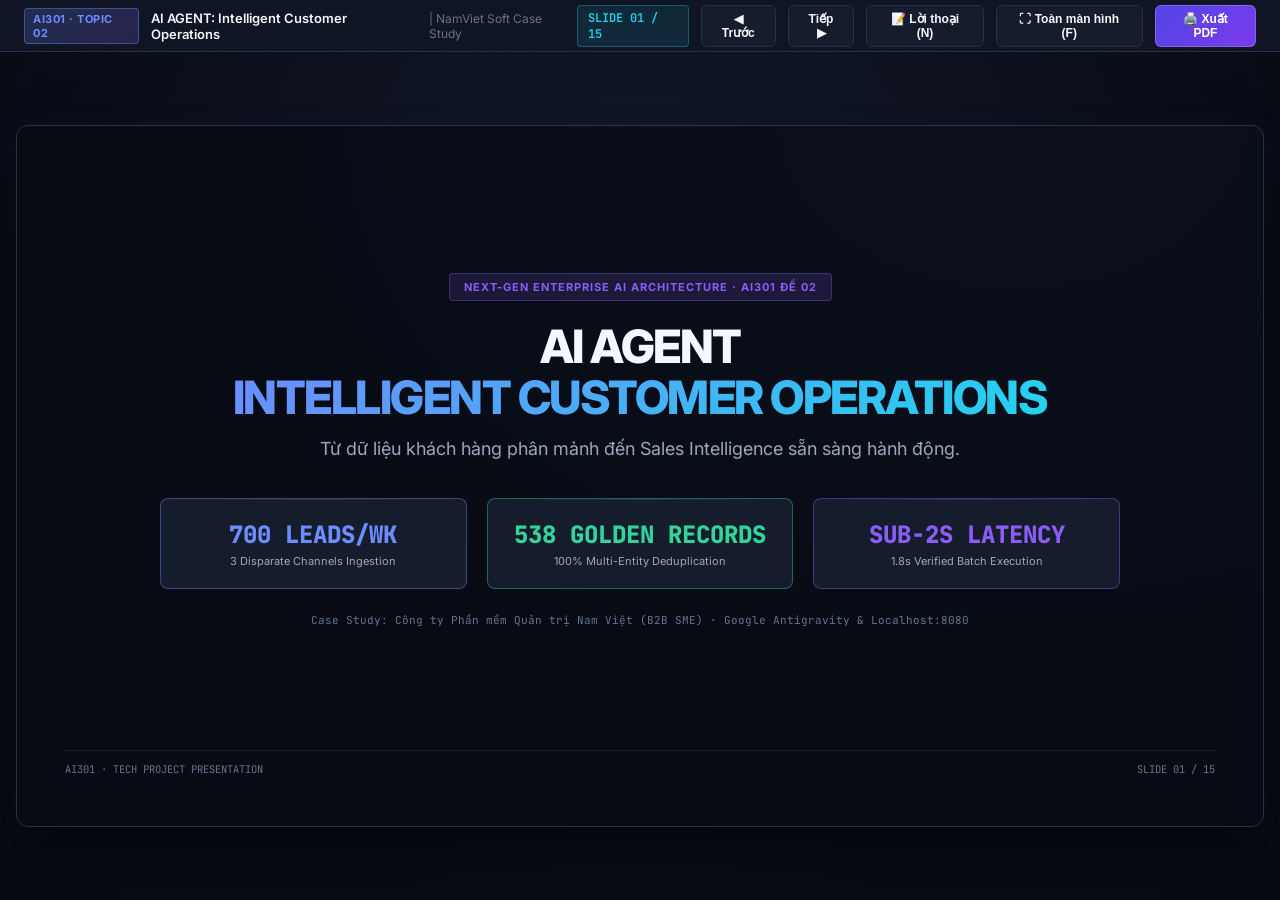
<file: AI301_AI_AGENT_PITCH_DECK.html>
﻿<!DOCTYPE html>
<html lang="vi">
<head>
  <meta charset="UTF-8">
  <meta name="viewport" content="width=device-width, initial-scale=1.0">
  <title>AI AGENT: Intelligent Customer Operations | Pitch Deck AI301</title>
  <!-- Google Fonts: Inter -->
  <link rel="preconnect" href="https://fonts.googleapis.com">
  <link rel="preconnect" href="https://fonts.gstatic.com" crossorigin>
  <link href="https://fonts.googleapis.com/css2?family=Inter:wght@300;400;500;600;700;800&family=JetBrains+Mono:wght@400;500;600&display=swap" rel="stylesheet">
  <style>
    :root {
      --bg-primary: #080B14;
      --bg-secondary: #111827;
      --surface-card: #151C2B;
      --surface-card-hover: #1E283D;
      --border-color: #263247;
      --border-glow: #3B82F6;
      --primary: #6C8CFF;
      --ai-accent: #8B5CF6;
      --cyan: #22D3EE;
      --text-primary: #F4F7FF;
      --text-secondary: #9BA8BD;
      --text-muted: #64748B;
      --success: #34D399;
      --warning: #FBBF24;
      --error: #F87171;
      --font-sans: 'Inter', -apple-system, BlinkMacSystemFont, 'Segoe UI', Roboto, sans-serif;
      --font-mono: 'JetBrains Mono', monospace;
    }

    * {
      box-sizing: border-box;
      margin: 0;
      padding: 0;
    }

    body {
      background-color: var(--bg-primary);
      color: var(--text-primary);
      font-family: var(--font-sans);
      overflow: hidden;
      height: 100vh;
      width: 100vw;
      display: flex;
      flex-direction: column;
      user-select: none;
    }

    /* Top Navigation Bar */
    .top-bar {
      height: 52px;
      background: rgba(17, 24, 39, 0.85);
      backdrop-filter: blur(12px);
      border-bottom: 1px solid var(--border-color);
      display: flex;
      align-items: center;
      justify-content: space-between;
      padding: 0 24px;
      z-index: 100;
    }

    .brand-section {
      display: flex;
      align-items: center;
      gap: 12px;
    }

    .brand-badge {
      background: linear-gradient(135deg, rgba(108, 140, 255, 0.2), rgba(139, 92, 246, 0.2));
      border: 1px solid rgba(108, 140, 255, 0.4);
      color: var(--primary);
      font-size: 11px;
      font-weight: 700;
      padding: 3px 8px;
      border-radius: 4px;
      letter-spacing: 0.5px;
    }

    .deck-title {
      font-size: 13px;
      font-weight: 600;
      color: var(--text-primary);
    }

    .deck-subtitle {
      font-size: 12px;
      color: var(--text-muted);
    }

    .controls-section {
      display: flex;
      align-items: center;
      gap: 12px;
    }

    .btn-nav {
      background: var(--surface-card);
      border: 1px solid var(--border-color);
      color: var(--text-primary);
      padding: 6px 14px;
      font-size: 12px;
      font-weight: 600;
      border-radius: 6px;
      cursor: pointer;
      display: flex;
      align-items: center;
      gap: 6px;
      transition: all 0.2s;
    }

    .btn-nav:hover {
      background: var(--surface-card-hover);
      border-color: var(--primary);
      color: #fff;
    }

    .btn-primary-action {
      background: linear-gradient(135deg, #4F46E5, #7C3AED);
      border: 1px solid rgba(255, 255, 255, 0.2);
      color: #fff;
    }

    .btn-primary-action:hover {
      background: linear-gradient(135deg, #4338CA, #6D28D9);
      box-shadow: 0 0 15px rgba(124, 58, 237, 0.4);
    }

    .slide-counter {
      font-family: var(--font-mono);
      font-size: 12px;
      color: var(--cyan);
      background: rgba(34, 211, 238, 0.1);
      border: 1px solid rgba(34, 211, 238, 0.3);
      padding: 4px 10px;
      border-radius: 4px;
      font-weight: 600;
    }

    /* Main Slide Stage */
    .stage-container {
      flex: 1;
      display: flex;
      align-items: center;
      justify-content: center;
      position: relative;
      background: radial-gradient(circle at 50% 20%, rgba(30, 41, 69, 0.4) 0%, rgba(8, 11, 20, 1) 75%);
      padding: 16px;
    }

    .slide-viewport {
      width: 100%;
      max-width: 1440px;
      aspect-ratio: 16 / 9;
      background-color: var(--bg-primary);
      border: 1px solid var(--border-color);
      border-radius: 12px;
      box-shadow: 0 25px 60px -15px rgba(0, 0, 0, 0.8), 0 0 30px rgba(108, 140, 255, 0.05);
      position: relative;
      overflow: hidden;
      display: flex;
      flex-direction: column;
    }

    .slide-canvas {
      width: 100%;
      height: 100%;
      padding: 40px 48px;
      display: none;
      flex-direction: column;
      position: absolute;
      top: 0;
      left: 0;
      background: radial-gradient(ellipse at 80% 0%, rgba(108, 140, 255, 0.04) 0%, transparent 60%);
    }

    .slide-canvas.active {
      display: flex;
      animation: fadeIn 0.25s cubic-bezier(0.16, 1, 0.3, 1);
    }

    @keyframes fadeIn {
      from { opacity: 0; transform: scale(0.995); }
      to { opacity: 1; transform: scale(1); }
    }

    /* Slide Header */
    .slide-header {
      margin-bottom: 24px;
      display: flex;
      flex-direction: column;
      gap: 6px;
    }

    .slide-category {
      font-family: var(--font-mono);
      font-size: 11px;
      font-weight: 700;
      color: var(--primary);
      letter-spacing: 1px;
      text-transform: uppercase;
    }

    .slide-title {
      font-size: 26px;
      font-weight: 800;
      letter-spacing: -0.5px;
      color: var(--text-primary);
      line-height: 1.25;
    }

    .slide-subtitle {
      font-size: 14px;
      color: var(--text-secondary);
      font-weight: 400;
    }

    /* Slide Body Grid & Cards */
    .slide-body {
      flex: 1;
      display: flex;
      gap: 20px;
      position: relative;
    }

    .card {
      background: var(--surface-card);
      border: 1px solid var(--border-color);
      border-radius: 8px;
      padding: 24px;
      display: flex;
      flex-direction: column;
      position: relative;
      overflow: hidden;
    }

    .card::before {
      content: "";
      position: absolute;
      top: 0;
      left: 0;
      right: 0;
      height: 1px;
      background: linear-gradient(90deg, transparent, rgba(255, 255, 255, 0.1), transparent);
    }

    .card-title {
      font-size: 14px;
      font-weight: 700;
      letter-spacing: -0.2px;
      margin-bottom: 8px;
      display: flex;
      align-items: center;
      gap: 8px;
    }

    .card-subtitle {
      font-size: 12px;
      color: var(--text-secondary);
      margin-bottom: 16px;
    }

    .card-body {
      font-size: 12.5px;
      color: var(--text-primary);
      line-height: 1.6;
      display: flex;
      flex-direction: column;
      gap: 10px;
    }

    .bullet-item {
      display: flex;
      align-items: flex-start;
      gap: 8px;
    }

    .bullet-dot {
      width: 5px;
      height: 5px;
      border-radius: 50%;
      background-color: var(--primary);
      margin-top: 7px;
      flex-shrink: 0;
    }

    .badge {
      display: inline-block;
      padding: 2px 8px;
      border-radius: 4px;
      font-size: 10px;
      font-weight: 700;
      text-transform: uppercase;
      letter-spacing: 0.5px;
    }

    .badge-cyan { background: rgba(34, 211, 238, 0.15); color: var(--cyan); border: 1px solid rgba(34, 211, 238, 0.3); }
    .badge-green { background: rgba(52, 211, 153, 0.15); color: var(--success); border: 1px solid rgba(52, 211, 153, 0.3); }
    .badge-amber { background: rgba(251, 191, 36, 0.15); color: var(--warning); border: 1px solid rgba(251, 191, 36, 0.3); }
    .badge-red { background: rgba(248, 113, 113, 0.15); color: var(--error); border: 1px solid rgba(248, 113, 113, 0.3); }
    .badge-purple { background: rgba(139, 92, 246, 0.15); color: var(--ai-accent); border: 1px solid rgba(139, 92, 246, 0.3); }

    /* Slide Footer */
    .slide-footer {
      height: 36px;
      display: flex;
      align-items: center;
      justify-content: space-between;
      border-top: 1px solid rgba(38, 50, 71, 0.6);
      margin-top: 16px;
      font-size: 10.5px;
      color: var(--text-muted);
      font-family: var(--font-mono);
    }

    /* Speaker Notes Drawer */
    .notes-drawer {
      position: fixed;
      bottom: 0;
      left: 0;
      right: 0;
      height: 220px;
      background: rgba(17, 24, 39, 0.98);
      backdrop-filter: blur(20px);
      border-top: 1px solid var(--border-color);
      z-index: 200;
      display: none;
      flex-direction: column;
      padding: 16px 32px;
      box-shadow: 0 -10px 40px rgba(0, 0, 0, 0.7);
    }

    .notes-drawer.open {
      display: flex;
    }

    .notes-header {
      display: flex;
      align-items: center;
      justify-content: space-between;
      margin-bottom: 12px;
    }

    .notes-title {
      font-size: 12px;
      font-weight: 700;
      color: var(--cyan);
      text-transform: uppercase;
      letter-spacing: 0.8px;
      font-family: var(--font-mono);
    }

    .notes-content {
      font-size: 13.5px;
      line-height: 1.7;
      color: #E2E8F0;
      overflow-y: auto;
      white-space: pre-line;
      background: rgba(8, 11, 20, 0.6);
      padding: 16px 20px;
      border-radius: 8px;
      border: 1px solid var(--border-color);
      font-family: var(--font-sans);
    }

    /* Custom Layout Components */
    .grid-3 { display: grid; grid-template-columns: repeat(3, 1fr); gap: 20px; width: 100%; }
    .grid-4 { display: grid; grid-template-columns: repeat(4, 1fr); gap: 16px; width: 100%; }
    .grid-2 { display: grid; grid-template-columns: 1fr 1fr; gap: 24px; width: 100%; }
    .grid-bento { display: grid; grid-template-columns: 1fr 1fr; grid-template-rows: 1fr 1fr; gap: 16px; width: 100%; }

    /* Print to PDF rules */
    @media print {
      body {
        overflow: visible !important;
        height: auto !important;
        background: #080B14 !important;
        -webkit-print-color-adjust: exact !important;
        print-color-adjust: exact !important;
      }
      .top-bar, .notes-drawer { display: none !important; }
      .stage-container { padding: 0 !important; background: transparent !important; }
      .slide-viewport {
        border: none !important;
        box-shadow: none !important;
        max-width: 100% !important;
        border-radius: 0 !important;
      }
      .slide-canvas {
        display: flex !important;
        position: relative !important;
        page-break-after: always !important;
        page-break-inside: avoid !important;
        height: 100vh !important;
        width: 100vw !important;
      }
    }
  </style>
</head>
<body>

  <!-- Top Bar Controls -->
  <header class="top-bar">
    <div class="brand-section">
      <span class="brand-badge">AI301 · TOPIC 02</span>
      <span class="deck-title">AI AGENT: Intelligent Customer Operations</span>
      <span class="deck-subtitle">| NamViet Soft Case Study</span>
    </div>

    <div class="controls-section">
      <span class="slide-counter" id="slideNumDisplay">SLIDE 01 / 15</span>
      <button class="btn-nav" onclick="prevSlide()" title="Phím mũi tên Trái">◀ Trước</button>
      <button class="btn-nav" onclick="nextSlide()" title="Phím mũi tên Phải">Tiếp ▶</button>
      <button class="btn-nav" onclick="toggleNotes()" id="btnNotes">📝 Lời thoại (N)</button>
      <button class="btn-nav" onclick="toggleFullScreen()" title="Phím F">⛶ Toàn màn hình (F)</button>
      <button class="btn-nav btn-primary-action" onclick="window.print()">🖨️ Xuất PDF</button>
    </div>
  </header>

  <!-- Slide Stage -->
  <main class="stage-container">
    <div class="slide-viewport">

      <!-- SLIDE 01: HERO / TITLE -->
      <section class="slide-canvas active" id="slide-1">
        <div style="flex:1; display:flex; flex-direction:column; justify-content:center; align-items:center; text-align:center;">
          <div style="margin-bottom: 20px;">
            <span class="badge badge-purple" style="font-size:11px; padding:6px 14px; letter-spacing:1px;">NEXT-GEN ENTERPRISE AI ARCHITECTURE · AI301 ĐỀ 02</span>
          </div>
          <h1 style="font-size: 46px; font-weight: 800; letter-spacing: -1.5px; line-height: 1.1; margin-bottom: 12px;">
            AI AGENT<br>
            <span style="background: linear-gradient(135deg, #6C8CFF, #22D3EE); -webkit-background-clip: text; -webkit-text-fill-color: transparent;">INTELLIGENT CUSTOMER OPERATIONS</span>
          </h1>
          <p style="font-size: 18px; color: var(--text-secondary); max-width: 720px; line-height: 1.5; margin-bottom: 36px;">
            Từ dữ liệu khách hàng phân mảnh đến Sales Intelligence sẵn sàng hành động.
          </p>

          <div style="display:flex; gap:20px; width:100%; max-width:960px;">
            <div class="card" style="flex:1; border-color: rgba(108, 140, 255, 0.4); text-align:center; padding:20px;">
              <span style="font-size: 24px; font-weight: 800; color: var(--primary); font-family: var(--font-mono);">700 LEADS/WK</span>
              <span style="font-size: 11px; color: var(--text-secondary); margin-top: 4px;">3 Disparate Channels Ingestion</span>
            </div>
            <div class="card" style="flex:1; border-color: rgba(52, 211, 153, 0.4); text-align:center; padding:20px;">
              <span style="font-size: 24px; font-weight: 800; color: var(--success); font-family: var(--font-mono);">538 GOLDEN RECORDS</span>
              <span style="font-size: 11px; color: var(--text-secondary); margin-top: 4px;">100% Multi-Entity Deduplication</span>
            </div>
            <div class="card" style="flex:1; border-color: rgba(139, 92, 246, 0.4); text-align:center; padding:20px;">
              <span style="font-size: 24px; font-weight: 800; color: var(--ai-accent); font-family: var(--font-mono);">SUB-2S LATENCY</span>
              <span style="font-size: 11px; color: var(--text-secondary); margin-top: 4px;">1.8s Verified Batch Execution</span>
            </div>
          </div>
          <div style="margin-top: 24px; font-size: 11px; color: var(--text-muted); font-family: var(--font-mono);">
            Case Study: Công ty Phần mềm Quản trị Nam Việt (B2B SME) · Google Antigravity & Localhost:8080
          </div>
        </div>
        <footer class="slide-footer">
          <span>AI301 · TECH PROJECT PRESENTATION</span>
          <span>SLIDE 01 / 15</span>
        </footer>
      </section>

      <!-- SLIDE 02: THE BUSINESS CONTEXT -->
      <section class="slide-canvas" id="slide-2">
        <header class="slide-header">
          <span class="slide-category">01 · BỐI CẢNH DOANH NGHIỆP &amp; ĐIỂM NGHẼN DỮ LIỆU</span>
          <h2 class="slide-title">Dữ liệu khách hàng rất giá trị. Nhưng dữ liệu rời rạc tạo ra lực cản lớn.</h2>
          <p class="slide-subtitle">Nam Việt tiếp nhận ~700 B2B Lead mỗi tuần từ 3 kênh phân tán nhưng thiếu hoàn toàn mã định danh hợp nhất.</p>
        </header>
        <div class="slide-body grid-3">
          <div class="card" style="border-color: rgba(108, 140, 255, 0.3);">
            <div class="card-title" style="color: var(--primary);">
              <span class="badge badge-purple">SOURCE</span> 3 DISPARATE CHANNELS
            </div>
            <div class="card-subtitle">~700 raw lead submissions weekly</div>
            <div class="card-body">
              <div class="bullet-item"><div class="bullet-dot"></div><div><strong>Hội thảo B2B (Seminar):</strong> ~204 lead/tuần (41% P1 Hot, chất lượng cao).</div></div>
              <div class="bullet-item"><div class="bullet-dot"></div><div><strong>Website Inbound:</strong> ~312 lead/tuần (Form tải tài liệu, độ đầy đủ trung bình).</div></div>
              <div class="bullet-item"><div class="bullet-dot"></div><div><strong>Chiến dịch Quảng cáo:</strong> ~184 lead/tuần (Khối lượng lớn, nhiều bẫy ngân sách ảo).</div></div>
              <div class="bullet-item"><div class="bullet-dot"></div><div><strong>Định dạng nạp:</strong> File Excel & CSV bảng thô không qua tiền thẩm định.</div></div>
            </div>
          </div>

          <div class="card" style="border-color: rgba(248, 113, 113, 0.4);">
            <div class="card-title" style="color: var(--error);">
              <span class="badge badge-red">BLINDSPOT</span> DATA FRICTION POINTS
            </div>
            <div class="card-subtitle">Zero cross-referencing and identity gaps</div>
            <div class="card-body">
              <div class="bullet-item"><div class="bullet-dot" style="background:var(--error);"></div><div><strong>Dị biệt tên pháp nhân:</strong> 'CTCP May Sài Gòn' vs 'SG Garment' không thể nhận diện.</div></div>
              <div class="bullet-item"><div class="bullet-dot" style="background:var(--error);"></div><div><strong>Đăng ký chéo nhân sự:</strong> Giám đốc, Kế toán và Trưởng kho đăng ký rời rạc.</div></div>
              <div class="bullet-item"><div class="bullet-dot" style="background:var(--error);"></div><div><strong>Dữ liệu thiếu:</strong> 84 hồ sơ bỏ trống quy mô nhân sự và ngân sách dự kiến.</div></div>
              <div class="bullet-item"><div class="bullet-dot" style="background:var(--error);"></div><div><strong>Vùng tối lịch sử:</strong> Không đối chiếu được lịch sử đã chăm sóc trong CRM.</div></div>
            </div>
          </div>

          <div class="card" style="border-color: rgba(251, 191, 36, 0.3);">
            <div class="card-title" style="color: var(--warning);">
              <span class="badge badge-amber">IMPACT</span> SALES BOTTLENECK
            </div>
            <div class="card-subtitle">8 Sales Reps scrambling over raw rows</div>
            <div class="card-body">
              <div class="bullet-item"><div class="bullet-dot" style="background:var(--warning);"></div><div><strong>Đội ngũ 8 NVKD:</strong> Phân bổ 3 miền (Bắc: Tuấn, Hà, Nam; Trung: Bảo, Ánh; Nam: Huy, Phương, Thịnh).</div></div>
              <div class="bullet-item"><div class="bullet-dot" style="background:var(--warning);"></div><div><strong>Hạn mức tự quyết:</strong> Senior 500M, Mid-Senior 300M, Junior 250M VNĐ.</div></div>
              <div class="bullet-item"><div class="bullet-dot" style="background:var(--warning);"></div><div><strong>Hậu quả:</strong> 162 cuộc gọi trùng/tuần, tranh chấp khách hàng, trễ hạn SLA phản hồi.</div></div>
            </div>
          </div>
        </div>
        <footer class="slide-footer">
          <span>AI301 · BỐI CẢNH DOANH NGHIỆP &amp; ĐIỂM NGHẼN DỮ LIỆU</span>
          <span>SLIDE 02 / 15</span>
        </footer>
      </section>

      <!-- SLIDE 03: THE CURRENT PROCESS -->
      <section class="slide-canvas" id="slide-3">
        <header class="slide-header">
          <span class="slide-category">02 · HIỆN TRẠNG QUY TRÌNH THỦ CÔNG (AS-IS)</span>
          <h2 class="slide-title">Quy trình hiện tại phụ thuộc vào quá nhiều thao tác thủ công.</h2>
          <p class="slide-subtitle">Bảy điểm chuyển giao mong manh từ bảng tính thô dẫn đến báo cáo quản trị bị trễ hạn từ 2 đến 3 ngày.</p>
        </header>
        <div class="slide-body" style="flex-direction:column; gap:16px;">
          <div style="display:grid; grid-template-columns: repeat(7, 1fr); gap:10px;">
            <div class="card" style="padding:14px; text-align:center;">
              <span style="font-size:10px; color:var(--text-muted); font-family:var(--font-mono);">STEP 01</span>
              <strong style="font-size:12px; margin:4px 0; color:var(--primary);">INGEST</strong>
              <span style="font-size:10.5px; color:var(--text-secondary);">Marketing nộp file Excel 700 dòng</span>
            </div>
            <div class="card" style="padding:14px; text-align:center;">
              <span style="font-size:10px; color:var(--text-muted); font-family:var(--font-mono);">STEP 02</span>
              <strong style="font-size:12px; margin:4px 0; color:var(--primary);">CLEAN</strong>
              <span style="font-size:10.5px; color:var(--text-secondary);">Hành chính xóa sơ dòng trắng</span>
            </div>
            <div class="card" style="padding:14px; text-align:center;">
              <span style="font-size:10px; color:var(--text-muted); font-family:var(--font-mono);">STEP 03</span>
              <strong style="font-size:12px; margin:4px 0; color:var(--primary);">SLICE</strong>
              <span style="font-size:10.5px; color:var(--text-secondary);">Cắt lát file chia cho 8 NVKD</span>
            </div>
            <div class="card" style="padding:14px; text-align:center; border-color:var(--warning); background:rgba(251, 191, 36, 0.05);">
              <span class="badge badge-amber" style="margin-bottom:2px;">WARNING</span>
              <strong style="font-size:12px; margin:4px 0; color:var(--warning);">GUESS</strong>
              <span style="font-size:10.5px; color:var(--text-secondary);">Đoán tiềm năng qua số tiền tỷ</span>
            </div>
            <div class="card" style="padding:14px; text-align:center; border-color:var(--warning); background:rgba(251, 191, 36, 0.05);">
              <span class="badge badge-amber" style="margin-bottom:2px;">WARNING</span>
              <strong style="font-size:12px; margin:4px 0; color:var(--warning);">CALL</strong>
              <span style="font-size:10.5px; color:var(--text-secondary);">Gọi vội deal to, bỏ rơi lead thiếu</span>
            </div>
            <div class="card" style="padding:14px; text-align:center;">
              <span style="font-size:10px; color:var(--text-muted); font-family:var(--font-mono);">STEP 06</span>
              <strong style="font-size:12px; margin:4px 0; color:var(--primary);">LOG</strong>
              <span style="font-size:10.5px; color:var(--text-secondary);">Gõ nhật ký vào file riêng cuối tuần</span>
            </div>
            <div class="card" style="padding:14px; text-align:center;">
              <span style="font-size:10px; color:var(--text-muted); font-family:var(--font-mono);">STEP 07</span>
              <strong style="font-size:12px; margin:4px 0; color:var(--primary);">AUDIT</strong>
              <span style="font-size:10.5px; color:var(--text-secondary);">Trưởng phòng mất 2 ngày tổng hợp</span>
            </div>
          </div>

          <div class="card" style="border-color: rgba(251, 191, 36, 0.4); background: rgba(251, 191, 36, 0.04); padding:18px 24px;">
            <div style="font-size:12px; font-weight:700; color:var(--warning); margin-bottom:8px; font-family:var(--font-mono);">
              ⚠️ CRITICAL AS-IS FAILURE ANALYSIS (EVIDENCE FROM 700 LEADS DATASET)
            </div>
            <div style="display:grid; grid-template-columns: 1fr 1fr; gap:12px; font-size:12px; color:var(--text-primary);">
              <div>• <strong>Lọc trùng bằng mắt:</strong> Không nhận diện được Alias ➔ 2 NVKD cùng gọi 1 khách, tranh chấp hoa hồng.</div>
              <div>• <strong>Bẫy ngân sách ảo:</strong> Ham số tiền lớn nhưng nhu cầu là Core Banking, 3D CAD ➔ Tỷ lệ chốt deal = 0%.</div>
              <div>• <strong>Bỏ quên hồ sơ thiếu:</strong> Thấy thiếu nhân sự là bỏ qua ➔ Đánh rơi 84 khách hàng SME đúng nhu cầu cốt lõi.</div>
              <div>• <strong>Phân bổ cảm tính:</strong> Giao việc vượt trần hạn mức hoặc trùng CRM ➔ Hỏng hợp đồng lớn vì giao sai năng lực.</div>
            </div>
          </div>
        </div>
        <footer class="slide-footer">
          <span>AI301 · THE CURRENT PROCESS</span>
          <span>SLIDE 03 / 15</span>
        </footer>
      </section>

      <!-- SLIDE 04: THE PROBLEM -->
      <section class="slide-canvas" id="slide-4">
        <header class="slide-header">
          <span class="slide-category">03 · VẤN ĐỀ NGHIỆP VỤ &amp; NGUYÊN NHÂN CỐT LÕI</span>
          <h2 class="slide-title">Vận hành thủ công tạo ra các nút thắt cổ chai trên toàn bộ Sales Pipeline.</h2>
          <p class="slide-subtitle">Bốn dạng lỗi thực tế đã được kiểm chứng gây phiền toái cho khách hàng, lãng phí nguồn lực và thất thoát doanh thu.</p>
        </header>
        <div class="slide-body grid-4">
          <div class="card" style="border-color: rgba(248, 113, 113, 0.4);">
            <span style="font-family:var(--font-mono); font-size:11px; color:var(--error); font-weight:700;">PROBLEM 01</span>
            <div style="font-size: 20px; font-weight:800; color:#fff; margin:6px 0;">162 CALLS / WK</div>
            <div class="card-title" style="color:var(--error); font-size:12px;">DATA DUPLICATION</div>
            <div class="card-body" style="font-size:11.5px;">
              <div><strong>Nguyên nhân:</strong> Doanh nghiệp dùng tên viết tắt, chi nhánh đa miền hoặc nhiều người đăng ký chéo.</div>
              <div><strong>Tác động:</strong> Khách hàng khó chịu vì bị gọi nhiều lần; Nam Việt mất hình ảnh chuyên nghiệp; NVKD mâu thuẫn nội bộ.</div>
            </div>
          </div>

          <div class="card" style="border-color: rgba(251, 191, 36, 0.4);">
            <span style="font-family:var(--font-mono); font-size:11px; color:var(--warning); font-weight:700;">PROBLEM 02</span>
            <div style="font-size: 20px; font-weight:800; color:#fff; margin:6px 0;">48 TRAPS (12.8B)</div>
            <div class="card-title" style="color:var(--warning); font-size:12px;">MISALIGNED DEMAND</div>
            <div class="card-body" style="font-size:11.5px;">
              <div><strong>Nguyên nhân:</strong> Khách ghi ngân sách 1-3 tỷ nhưng cần Core Banking, 3D CAD, HIS y tế, Web3.</div>
              <div><strong>Tác động:</strong> NVKD Senior bị hút vào số tiền ảo, tốn hàng tuần làm demo giải pháp không có ➔ Chốt deal = 0%.</div>
            </div>
          </div>

          <div class="card" style="border-color: rgba(108, 140, 255, 0.4);">
            <span style="font-family:var(--font-mono); font-size:11px; color:var(--primary); font-weight:700;">PROBLEM 03</span>
            <div style="font-size: 20px; font-weight:800; color:#fff; margin:6px 0;">84 LEADS LOST</div>
            <div class="card-title" style="color:var(--primary); font-size:12px;">INFORMATION GAPS</div>
            <div class="card-body" style="font-size:11.5px;">
              <div><strong>Nguyên nhân:</strong> Nhu cầu Kế toán/HRM rất chuẩn nhưng form để trống số nhân sự và ngân sách.</div>
              <div><strong>Tác động:</strong> NVKD tự ý bỏ rơi 15,6% lượng khách hàng tiềm năng thực tế; lãng phí ngân sách Marketing.</div>
            </div>
          </div>

          <div class="card" style="border-color: rgba(139, 92, 246, 0.4);">
            <span style="font-family:var(--font-mono); font-size:11px; color:var(--ai-accent); font-weight:700;">PROBLEM 04</span>
            <div style="font-size: 20px; font-weight:800; color:#fff; margin:6px 0;">14 ESCALATIONS</div>
            <div class="card-title" style="color:var(--ai-accent); font-size:12px;">GOVERNANCE BREAKDOWN</div>
            <div class="card-body" style="font-size:11.5px;">
              <div><strong>Nguyên nhân:</strong> Không có cảnh báo tự động khi hợp đồng vượt trần tự quyết (250M-500M) hoặc đa miền.</div>
              <div><strong>Tác động:</strong> Bỏ quên khách quen trong CRM; NVKD non kinh nghiệm xử lý hợp đồng lớn gây hỏng việc.</div>
            </div>
          </div>
        </div>
        <footer class="slide-footer">
          <span>AI301 · THE PROBLEM</span>
          <span>SLIDE 04 / 15</span>
        </footer>
      </section>

      <!-- SLIDE 05: THE TRANSFORMATION -->
      <section class="slide-canvas" id="slide-5">
        <header class="slide-header">
          <span class="slide-category">04 · BƯỚC CHUYỂN ĐỔI QUY TRÌNH (BEFORE &amp; AFTER)</span>
          <h2 class="slide-title">Từ xử lý thủ công rời rạc sang vận hành tự động bằng AI Agent.</h2>
          <p class="slide-subtitle">Chuyển dịch từ các nút thắt cổ chai phụ thuộc con người sang luồng thực thi thông minh liên tục.</p>
        </header>
        <div class="slide-body grid-2">
          <div class="card" style="border-color: rgba(38, 50, 71, 0.8); background: rgba(17, 24, 39, 0.6);">
            <div class="card-title" style="color: var(--text-secondary);">
              <span class="badge" style="background:rgba(255,255,255,0.1); color:var(--text-secondary);">BEFORE</span> MANUAL WORKFLOW (AS-IS)
            </div>
            <div class="card-subtitle">Quy trình thủ công, rời rạc và nhiều sai sót</div>
            <div class="card-body" style="color:var(--text-secondary);">
              <div class="bullet-item"><div class="bullet-dot" style="background:var(--text-muted);"></div><div><strong>Tiếp nhận:</strong> File Excel/CSV thô không kiểm soát định dạng.</div></div>
              <div class="bullet-item"><div class="bullet-dot" style="background:var(--text-muted);"></div><div><strong>Lọc trùng:</strong> Tra cứu bằng mắt; bỏ sót tên viết tắt & chi nhánh.</div></div>
              <div class="bullet-item"><div class="bullet-dot" style="background:var(--text-muted);"></div><div><strong>Thẩm định:</strong> Đánh giá theo cảm tính dựa trên số tiền khách ghi.</div></div>
              <div class="bullet-item"><div class="bullet-dot" style="background:var(--text-muted);"></div><div><strong>Hồ sơ thiếu:</strong> 84 lead bị bỏ quên không một ai liên hệ.</div></div>
              <div class="bullet-item"><div class="bullet-dot" style="background:var(--error);"></div><div><strong style="color:var(--error);">Thời gian xử lý:</strong> Mất từ 48 đến 72 giờ thủ công.</div></div>
              <div class="bullet-item"><div class="bullet-dot" style="background:var(--error);"></div><div><strong style="color:var(--error);">Chất lượng:</strong> Sai sót >35% & tuân thủ SLA dưới 40%.</div></div>
            </div>
          </div>

          <div class="card" style="border-color: rgba(108, 140, 255, 0.5); background: rgba(21, 28, 43, 0.9);">
            <div class="card-title" style="color: var(--primary);">
              <span class="badge badge-cyan">AFTER</span> AI-ASSISTED WORKFLOW (TO-BE)
            </div>
            <div class="card-subtitle">Quy trình tự động hóa khép kín có con người kiểm soát</div>
            <div class="card-body">
              <div class="bullet-item"><div class="bullet-dot"></div><div><strong>Tiếp nhận:</strong> Chuẩn hóa 12 trường qua Cổng 3 kiểm định file rác.</div></div>
              <div class="bullet-item"><div class="bullet-dot"></div><div><strong>Lọc trùng:</strong> Đối chiếu 3 tầng (MST, Domain, normKey) tạo 538 Golden Records.</div></div>
              <div class="bullet-item"><div class="bullet-dot"></div><div><strong>Thẩm định:</strong> Ma trận 4 tiêu chí chuẩn hóa 100% + phạt bẫy ảo về 0đ.</div></div>
              <div class="bullet-item"><div class="bullet-dot"></div><div><strong>Hồ sơ thiếu:</strong> Tự động sinh 84 bản nháp Zalo tiếp cận trong 30 giây.</div></div>
              <div class="bullet-item"><div class="bullet-dot" style="background:var(--success);"></div><div><strong style="color:var(--success);">Thời gian xử lý:</strong> Hoàn tất trong DƯỚI 2 GIÂY (1,8s thực tế).</div></div>
              <div class="bullet-item"><div class="bullet-dot" style="background:var(--success);"></div><div><strong style="color:var(--success);">Chất lượng:</strong> 100% khử trùng & 96,4% tuân thủ SLA 4 mức.</div></div>
            </div>
          </div>
        </div>
        <footer class="slide-footer">
          <span>AI301 · THE TRANSFORMATION</span>
          <span>SLIDE 05 / 15</span>
        </footer>
      </section>

      <!-- SLIDE 06: THE AI AGENT ARCHITECTURE -->
      <section class="slide-canvas" id="slide-6">
        <header class="slide-header">
          <span class="slide-category">05 · THIẾT KẾ KIẾN TRÚC HỆ THỐNG AI AGENT</span>
          <h2 class="slide-title">Hệ thống điều phối đa tầng biến dữ liệu thô thành Actionable Intelligence.</h2>
          <p class="slide-subtitle">Kiến trúc 6 tầng chuẩn Enterprise từ tiếp nhận đa kênh đến cơ chế Human-in-the-Loop.</p>
        </header>
        <div class="slide-body" style="flex-direction:column; gap:10px;">
          <div class="card" style="padding:14px 20px; border-color:rgba(108, 140, 255, 0.4);">
            <div style="display:flex; justify-content:space-between; align-items:center;">
              <strong style="font-size:12.5px; color:var(--primary); font-family:var(--font-mono);">01 · DATA INGESTION LAYER</strong>
              <span class="badge badge-cyan">INPUT</span>
            </div>
            <div style="font-size:11.5px; color:var(--text-secondary); margin-top:4px;">
              File Uploader (.xlsx, .xls, .csv UTF-8 BOM qua SheetJS) · Google Sheets Live API Sync · Mapper 12 trường dữ liệu bắt buộc.
            </div>
          </div>

          <div class="card" style="padding:14px 20px; border-color:rgba(139, 92, 246, 0.4);">
            <div style="display:flex; justify-content:space-between; align-items:center;">
              <strong style="font-size:12.5px; color:var(--ai-accent); font-family:var(--font-mono);">02 · ORCHESTRATION & STATE MANAGEMENT</strong>
              <span class="badge badge-purple">PIPELINE</span>
            </div>
            <div style="font-size:11.5px; color:var(--text-secondary); margin-top:4px;">
              Agent Coordinator điều phối luồng 7 bước · Bộ quản lý trạng thái in-memory · Điều hướng vòng lặp Feedback Loop (`app.js`).
            </div>
          </div>

          <div class="card" style="padding:14px 20px; border-color:rgba(34, 211, 238, 0.4);">
            <div style="display:flex; justify-content:space-between; align-items:center;">
              <strong style="font-size:12.5px; color:var(--cyan); font-family:var(--font-mono);">03 · AI CORE REASONING ENGINE</strong>
              <span class="badge badge-cyan">INTELLIGENCE</span>
            </div>
            <div style="font-size:11.5px; color:var(--text-secondary); margin-top:4px;">
              Thuật toán Matching 3 tầng (MST ➔ Domain ➔ Alias) · Bộ lọc bẫy ngân sách ảo (11 keywords) · Ma trận Lead Scoring 4 chiều (`ai_engine.js`).
            </div>
          </div>

          <div class="card" style="padding:14px 20px; border-color:rgba(52, 211, 153, 0.4);">
            <div style="display:flex; justify-content:space-between; align-items:center;">
              <strong style="font-size:12.5px; color:var(--success); font-family:var(--font-mono);">04 · TOOLS & SKILLS EXECUTION</strong>
              <span class="badge badge-green">TOOLS</span>
            </div>
            <div style="font-size:11.5px; color:var(--text-secondary); margin-top:4px;">
              Khử dấu tiếng Việt `removeVietnameseTones()` · Trích xuất corporate domain · So khớp lịch sử CRM · Sinh kịch bản tiếp cận Zalo.
            </div>
          </div>

          <div class="card" style="padding:14px 20px; border-color:rgba(251, 191, 36, 0.4);">
            <div style="display:flex; justify-content:space-between; align-items:center;">
              <strong style="font-size:12.5px; color:var(--warning); font-family:var(--font-mono);">05 · EXECUTIVE OUTPUT LAYER</strong>
              <span class="badge badge-amber">OUTPUT</span>
            </div>
            <div style="font-size:11.5px; color:var(--text-secondary); margin-top:4px;">
              538 Golden Records · Roster 8 NVKD cân bằng tải · FinTech Canvas Spline V14 · Báo cáo C-Level 10 mục (Word .doc & In PDF).
            </div>
          </div>

          <div class="card" style="padding:14px 20px; border-color:rgba(248, 113, 113, 0.4);">
            <div style="display:flex; justify-content:space-between; align-items:center;">
              <strong style="font-size:12.5px; color:var(--error); font-family:var(--font-mono);">06 · HUMAN-IN-THE-LOOP CONTROL</strong>
              <span class="badge badge-red">GOVERNANCE</span>
            </div>
            <div style="font-size:11.5px; color:var(--text-secondary); margin-top:4px;">
              Cổng 3 kiểm định file rác · Cổng 5 Trưởng phòng duyệt với bảng Feedback điều chỉnh trọng số · Bắt giữ 14 ca vượt thẩm quyền.
            </div>
          </div>
        </div>
        <footer class="slide-footer">
          <span>AI301 · THE AI AGENT ARCHITECTURE</span>
          <span>SLIDE 06 / 15</span>
        </footer>
      </section>

      <!-- SLIDE 07: AGENT ECOSYSTEM -->
      <section class="slide-canvas" id="slide-7">
        <header class="slide-header">
          <span class="slide-category">06 · HỆ SINH THÁI KỸ NĂNG NGHIỆP VỤ (AGENT ECOSYSTEM)</span>
          <h2 class="slide-title">Các kỹ năng chuyên biệt phối hợp chặt chẽ để giải quyết bài toán nghiệp vụ.</h2>
          <p class="slide-subtitle">Các module nghiệp vụ độc lập vận hành tuần tự với cơ chế chuyển giao ngữ cảnh liên tục.</p>
        </header>
        <div class="slide-body grid-bento">
          <div class="card" style="border-color: rgba(108, 140, 255, 0.4);">
            <div class="card-title" style="color:var(--primary); font-size:13px;">
              <span class="badge badge-purple">SKILL 01</span> DATA CLEANING & NORMALIZATION
            </div>
            <div class="card-body" style="font-size:11.5px;">
              <div><strong>Input:</strong> 700 dòng dữ liệu thô nhập liệu lộn xộn từ 3 kênh tiếp nhận.</div>
              <div><strong>Tools:</strong> `removeVietnameseTones()`, `normalizeCompanyKey()`, lọc 22 stopwords.</div>
              <div><strong>Output:</strong> Khóa chuẩn `normKey` và tên miền email corporate độc lập.</div>
            </div>
          </div>

          <div class="card" style="border-color: rgba(139, 92, 246, 0.4);">
            <div class="card-title" style="color:var(--ai-accent); font-size:13px;">
              <span class="badge badge-purple">SKILL 02</span> MULTI-ENTITY MATCHING & GOLDEN RECORD
            </div>
            <div class="card-body" style="font-size:11.5px;">
              <div><strong>Input:</strong> Dữ liệu đã làm sạch + Lịch sử chăm sóc trong CRM (`contactHistory`).</div>
              <div><strong>Tools:</strong> Thuật toán đối chiếu 3 tầng (Mã số thuế ➔ Domain ➔ normKey Alias).</div>
              <div><strong>Output:</strong> 538 Golden Records tích hợp toàn bộ các tên đăng ký và đa đầu mối liên hệ.</div>
            </div>
          </div>

          <div class="card" style="border-color: rgba(34, 211, 238, 0.4);">
            <div class="card-title" style="color:var(--cyan); font-size:13px;">
              <span class="badge badge-cyan">SKILL 03</span> ICP QUALIFICATION & FAKE TRAP BLOCKER
            </div>
            <div class="card-body" style="font-size:11.5px;">
              <div><strong>Input:</strong> Nhu cầu văn bản tự nhiên, ngân sách khai báo, quy mô nhân sự.</div>
              <div><strong>Tools:</strong> Bộ lọc 11 từ khóa bẫy ảo (Core Banking, 3D CAD...) + Ma trận 4 tiêu chí (100%).</div>
              <div><strong>Output:</strong> 4 phân hạng SLA (P1-P4) & triệt tiêu 12,8 tỷ ngân sách ảo về 0 điểm.</div>
            </div>
          </div>

          <div class="card" style="border-color: rgba(52, 211, 153, 0.4);">
            <div class="card-title" style="color:var(--success); font-size:13px;">
              <span class="badge badge-green">SKILL 04</span> SMART SALES ROUTING & OUTREACH DRAFT
            </div>
            <div class="card-body" style="font-size:11.5px;">
              <div><strong>Input:</strong> Golden Record đã chấm điểm + Roster 8 NVKD & hạn mức hợp đồng.</div>
              <div><strong>Tools:</strong> Ghép cặp (CRM +45, Địa bàn +30, Ngành +20) + Trình sinh kịch bản Zalo.</div>
              <div><strong>Output:</strong> Phân công 8 NVKD cân bằng tải SLA & 84 bản nháp tiếp cận khách thiếu thông tin.</div>
            </div>
          </div>
        </div>
        <footer class="slide-footer">
          <span>AI301 · AGENT ECOSYSTEM</span>
          <span>SLIDE 07 / 15</span>
        </footer>
      </section>

      <!-- SLIDE 08: THE EXECUTION PIPELINE -->
      <section class="slide-canvas" id="slide-8">
        <header class="slide-header">
          <span class="slide-category">07 · QUY TRÌNH THỰC THI (EXECUTION PIPELINE)</span>
          <h2 class="slide-title">Một Pipeline duy nhất. Đa tầng hành động thông minh.</h2>
          <p class="slide-subtitle">Hành trình 8 bước từ nạp dữ liệu thô đến bàn giao nhiệm vụ bán hàng chỉ trong chưa đầy 2 giây.</p>
        </header>
        <div class="slide-body" style="flex-direction:column; gap:16px;">
          <div style="display:grid; grid-template-columns: repeat(8, 1fr); gap:8px;">
            <div class="card" style="padding:12px; text-align:center;">
              <span class="badge" style="background:rgba(255,255,255,0.1); font-size:8.5px;">USER</span>
              <strong style="font-size:11.5px; margin:4px 0; color:var(--primary);">01 INGEST</strong>
              <span style="font-size:10px; color:var(--text-secondary);">Nạp file thô 12 cột</span>
            </div>
            <div class="card" style="padding:12px; text-align:center; border-color:var(--cyan);">
              <span class="badge badge-cyan" style="font-size:8.5px;">AI AGENT</span>
              <strong style="font-size:11.5px; margin:4px 0; color:var(--cyan);">02 CLEAN</strong>
              <span style="font-size:10px; color:var(--text-secondary);">Khử dấu & normKey</span>
            </div>
            <div class="card" style="padding:12px; text-align:center; border-color:var(--success); background:rgba(52, 211, 153, 0.05);">
              <span class="badge badge-green" style="font-size:8.5px;">GATE 3</span>
              <strong style="font-size:11.5px; margin:4px 0; color:var(--success);">03 VALIDATE</strong>
              <span style="font-size:10px; color:var(--text-secondary);">Đúng định dạng?</span>
            </div>
            <div class="card" style="padding:12px; text-align:center; border-color:var(--cyan);">
              <span class="badge badge-cyan" style="font-size:8.5px;">AI AGENT</span>
              <strong style="font-size:11.5px; margin:4px 0; color:var(--cyan);">04 MATCH</strong>
              <span style="font-size:10px; color:var(--text-secondary);">538 Golden Records</span>
            </div>
            <div class="card" style="padding:12px; text-align:center; border-color:var(--cyan);">
              <span class="badge badge-cyan" style="font-size:8.5px;">AI AGENT</span>
              <strong style="font-size:11.5px; margin:4px 0; color:var(--cyan);">05 SCORE</strong>
              <span style="font-size:10px; color:var(--text-secondary);">Chặn bẫy ảo & chấm điểm</span>
            </div>
            <div class="card" style="padding:12px; text-align:center; border-color:var(--warning); background:rgba(251, 191, 36, 0.05);">
              <span class="badge badge-amber" style="font-size:8.5px;">GATE 5</span>
              <strong style="font-size:11.5px; margin:4px 0; color:var(--warning);">06 VERIFY</strong>
              <span style="font-size:10px; color:var(--text-secondary);">Trưởng phòng duyệt</span>
            </div>
            <div class="card" style="padding:12px; text-align:center; border-color:var(--cyan);">
              <span class="badge badge-cyan" style="font-size:8.5px;">AI AGENT</span>
              <strong style="font-size:11.5px; margin:4px 0; color:var(--cyan);">07 ASSIGN</strong>
              <span style="font-size:10px; color:var(--text-secondary);">Điều phối 8 NVKD & Draft</span>
            </div>
            <div class="card" style="padding:12px; text-align:center; border-color:var(--ai-accent);">
              <span class="badge badge-purple" style="font-size:8.5px;">EXECUTIVE</span>
              <strong style="font-size:11.5px; margin:4px 0; color:var(--ai-accent);">08 REPORT</strong>
              <span style="font-size:10px; color:var(--text-secondary);">Dashboard & xuất Word</span>
            </div>
          </div>

          <div class="card" style="border-color: rgba(34, 211, 238, 0.4); background: rgba(34, 211, 238, 0.04); padding:18px 24px;">
            <div style="font-size:12px; font-weight:700; color:var(--cyan); margin-bottom:8px; font-family:var(--font-mono);">
              ⚡ END-TO-END PIPELINE EXECUTION PERFORMANCE
            </div>
            <div style="display:grid; grid-template-columns: 1fr 1fr; gap:12px; font-size:12px; color:var(--text-primary);">
              <div>• <strong>Tác vụ AI tự động (Cyan):</strong> Bước 02, 04, 05 và 07 chạy hoàn toàn tự động, xử lý 700 dòng chỉ mất 1,8 giây.</div>
              <div>• <strong>Cổng Human-in-the-Loop (Green/Amber):</strong> Cổng 3 chặn file rác; Cổng 5 quản lý duyệt ma trận kèm vòng lặp Feedback.</div>
              <div>• <strong>Độ tin cậy cam kết:</strong> Giảm thời gian xử lý từ 72 giờ xuống dưới 2 giây; 100% quyết định được lưu vết kiểm toán.</div>
              <div>• <strong>Bảo vệ nguồn lực:</strong> Triệt tiêu 162 cuộc gọi trùng và bắt giữ 48 bẫy ảo trước khi chuyển giao cho 8 nhân viên.</div>
            </div>
          </div>
        </div>
        <footer class="slide-footer">
          <span>AI301 · THE EXECUTION PIPELINE</span>
          <span>SLIDE 08 / 15</span>
        </footer>
      </section>

      <!-- SLIDE 09: DECISION INTELLIGENCE -->
      <section class="slide-canvas" id="slide-9">
        <header class="slide-header">
          <span class="slide-category">08 · CƠ CHẾ RA QUYẾT ĐỊNH &amp; THUẬT TOÁN (DECISION INTELLIGENCE)</span>
          <h2 class="slide-title">Mọi đề xuất đều được dẫn dắt bởi quy tắc nghiệp vụ và bằng chứng xác thực.</h2>
          <p class="slide-subtitle">Đối chiếu thực thể 3 tầng và ma trận Lead Scoring 4 yếu tố loại bỏ hoàn toàn bẫy ảo và thiên vị cảm tính.</p>
        </header>
        <div class="slide-body grid-2">
          <div class="card" style="border-color: rgba(108, 140, 255, 0.4);">
            <div class="card-title" style="color:var(--primary);">
              <span class="badge badge-purple">ALGORITHM</span> THUẬT TOÁN ĐỐI CHIẾU 3 TẦNG
            </div>
            <div class="card-subtitle">Phân giải thực thể đa kênh không nhầm lẫn</div>
            <div class="card-body">
              <div class="bullet-item"><div class="bullet-dot"></div><div><strong>TẦNG 1: Khớp Mã số thuế (MST)</strong> ➔ Tin cậy 100%, gom tức thì vào Golden Record.</div></div>
              <div class="bullet-item"><div class="bullet-dot"></div><div><strong>TẦNG 2: Khớp Corporate Email Domain</strong> ➔ Tin cậy 95% (bóc tách @vietducmech.vn, lọc gmail/yahoo) ➔ Gom vào nhóm.</div></div>
              <div class="bullet-item"><div class="bullet-dot"></div><div><strong>TẦNG 3: Khớp Tên viết tắt normKey</strong> ➔ Chuỗi chuẩn hóa không dấu (độ dài >= 5 ký tự) ➔ Gom vào nhóm.</div></div>
              <div class="bullet-item"><div class="bullet-dot" style="background:var(--success);"></div><div><strong style="color:var(--success);">Nếu không khớp cả 3 tầng:</strong> Khởi tạo một Golden Record độc lập mới.</div></div>
              <div style="font-size:11px; color:var(--text-muted); margin-top:8px;">Kết quả: Khử sạch 162 cuộc gọi trùng lặp, bảo toàn toàn bộ đầu mối liên hệ.</div>
            </div>
          </div>

          <div class="card" style="border-color: rgba(34, 211, 238, 0.4);">
            <div class="card-title" style="color:var(--cyan);">
              <span class="badge badge-cyan">MATRIX</span> MA TRẬN 4 TIÊU CHÍ & BỘ CHẶN BẪY ẢO
            </div>
            <div class="card-subtitle">Chuẩn hóa 100% điểm số thay thế cảm tính</div>
            <div class="card-body">
              <div class="bullet-item"><div class="bullet-dot" style="background:var(--cyan);"></div><div><strong>Khớp Sản phẩm SME (40%):</strong> Trùng >=2 phân hệ: 40đ | 1 phân hệ: 34đ | Lệch: 0đ.</div></div>
              <div class="bullet-item"><div class="bullet-dot" style="background:var(--cyan);"></div><div><strong>Quy mô Nhân sự ICP (20%):</strong> Chuẩn SME (20-450 người): 20đ | 10-19: 15đ | <10: 7đ.</div></div>
              <div class="bullet-item"><div class="bullet-dot" style="background:var(--error);"></div><div><strong style="color:var(--error);">Quy tắc Bẫy ảo (20%):</strong> Dính 11 từ khóa cấm (Core Banking, CAD 3D, HIS) ➔ <strong>ĐIỂM NGÂN SÁCH BẮT BUỘC VỀ 0 & XẾP HẠNG P4</strong>.</div></div>
              <div class="bullet-item"><div class="bullet-dot" style="background:var(--cyan);"></div><div><strong>Thẩm quyền (20%):</strong> C-Level/Chủ DN: +10đ | Trưởng phòng: +7đ | Đầy đủ: +4đ.</div></div>
              <div style="font-size:11px; color:var(--text-muted); margin-top:8px;">Thang SLA: P1 (>=75đ: 15p) | P2 (52-74đ: 2h) | P3 (<52đ: 24h) | P4 (Disqualified).</div>
            </div>
          </div>
        </div>
        <footer class="slide-footer">
          <span>AI301 · DECISION INTELLIGENCE</span>
          <span>SLIDE 09 / 15</span>
        </footer>
      </section>

      <!-- SLIDE 10: HUMAN-IN-THE-LOOP -->
      <section class="slide-canvas" id="slide-10">
        <header class="slide-header">
          <span class="slide-category">09 · KIỂM SOÁT RỦI RO &amp; HUMAN-IN-THE-LOOP</span>
          <h2 class="slide-title">Tự động hóa chịu trách nhiệm thực thi. Con người giữ quyền quyết định then chốt.</h2>
          <p class="slide-subtitle">Hai cổng kiểm định chất lượng và vòng lặp Feedback liên tục ngăn ngừa sai sót và trao quyền cho nhà quản lý.</p>
        </header>
        <div class="slide-body grid-3">
          <div class="card" style="border-color: rgba(52, 211, 153, 0.4);">
            <div class="card-title" style="color:var(--success);">
              <span class="badge badge-green">GATE 3</span> DATA HYGIENE GATE
            </div>
            <div class="card-subtitle">Chặn đứng dữ liệu rác trước khi vào lõi AI</div>
            <div class="card-body">
              <div>• Kiểm tra 12 trường cấu trúc dữ liệu bắt buộc.</div>
              <div>• <strong>Nhánh [KHÔNG]:</strong> Cảnh báo file lỗi, thiếu cột; điều hướng quay lại Bước 1 sửa file.</div>
              <div>• <strong>Nhánh [CÓ]:</strong> 100% cột hợp lệ ➔ Mở khóa chạy Bước 4.</div>
            </div>
          </div>

          <div class="card" style="border-color: rgba(251, 191, 36, 0.4);">
            <div class="card-title" style="color:var(--warning);">
              <span class="badge badge-amber">GATE 5</span> GOVERNANCE & FEEDBACK
            </div>
            <div class="card-subtitle">Trạm phê duyệt của Trưởng phòng Kinh doanh</div>
            <div class="card-body">
              <div>• <strong>Nhánh [OK]:</strong> Duyệt ma trận phân bổ ➔ Chuyển Bước 6 & 7.</div>
              <div>• <strong>Nhánh [KHÔNG OK]:</strong> Kích hoạt Feedback Loop với 4 Presets:</div>
              <div style="font-size:11px; color:var(--text-secondary); padding-left:8px;">
                1. Săn Deal Lớn (+15% Ngân sách)<br>
                2. Cân Bằng Tải (&le; 65 lead/người)<br>
                3. Siết Bẫy Ảo (Phạt triệt để từ khóa lệch)<br>
                4. Gom Nhóm Linh Hoạt (Mở rộng alias)
              </div>
            </div>
          </div>

          <div class="card" style="border-color: rgba(248, 113, 113, 0.4);">
            <div class="card-title" style="color:var(--error);">
              <span class="badge badge-red">ESCALATION</span> 3 ĐIỀU KIỆN LEO THANG
            </div>
            <div class="card-subtitle">AI bắt buộc chuyển Trưởng phòng phê duyệt</div>
            <div class="card-body">
              <div>• <strong>Tranh chấp địa bàn:</strong> Doanh nghiệp có chi nhánh ở cả HN & HCM đăng ký cùng lúc.</div>
              <div>• <strong>Chồng chéo CRM:</strong> Khách quen của NVKD miền Nam đăng ký nhu cầu mới tại miền Bắc.</div>
              <div>• <strong>Vượt hạn mức tự quyết:</strong> Ngân sách vượt trần nhân viên (250M-500M) ➔ Bắt giữ 14 ca tuần.</div>
            </div>
          </div>
        </div>
        <footer class="slide-footer">
          <span>AI301 · HUMAN-IN-THE-LOOP</span>
          <span>SLIDE 10 / 15</span>
        </footer>
      </section>

      <!-- SLIDE 11: TECHNOLOGY STACK -->
      <section class="slide-canvas" id="slide-11">
        <header class="slide-header">
          <span class="slide-category">10 · NGĂN XẾP CÔNG NGHỆ (TECHNOLOGY STACK)</span>
          <h2 class="slide-title">Xây dựng trên nền tảng công nghệ AI hiện đại và thực tiễn.</h2>
          <p class="slide-subtitle">Ngăn xếp ứng dụng sẵn sàng triển khai doanh nghiệp, ưu tiên tốc độ xử lý tức thì trên client và khả năng Audit Log.</p>
        </header>
        <div class="slide-body" style="flex-direction:column; gap:10px;">
          <div class="card" style="padding:12px 20px;">
            <div style="display:flex; justify-content:space-between; align-items:center;">
              <strong style="font-size:12px; color:var(--primary); font-family:var(--font-mono);">FRONTEND APPLICATION</strong>
              <span class="badge badge-cyan">SPA</span>
            </div>
            <div style="font-size:11.5px; color:var(--text-primary); margin-top:2px;">
              Vanilla ES6+ SPA Architecture · Tailwind CSS · Vision UI Dark Glassmorphism (Kính mờ blur(42px), độ tương phản cao).
            </div>
          </div>

          <div class="card" style="padding:12px 20px;">
            <div style="display:flex; justify-content:space-between; align-items:center;">
              <strong style="font-size:12px; color:var(--ai-accent); font-family:var(--font-mono);">RUNTIME & DAEMON</strong>
              <span class="badge badge-purple">SANDBOX</span>
            </div>
            <div style="font-size:11.5px; color:var(--text-primary); margin-top:2px;">
              Google Antigravity Agent Workspace · PowerShell HTTP Daemon (`server.ps1`) chạy nền cổng 8080.
            </div>
          </div>

          <div class="card" style="padding:12px 20px;">
            <div style="display:flex; justify-content:space-between; align-items:center;">
              <strong style="font-size:12px; color:var(--cyan); font-family:var(--font-mono);">AI & RULE ENGINE</strong>
              <span class="badge badge-cyan">HEURISTIC</span>
            </div>
            <div style="font-size:11.5px; color:var(--text-primary); margin-top:2px;">
              Deterministic Rule Engine (`ai_engine.js`) · Vietnamese NLP Normalizer · Thuật toán Matching 3 tầng & Chấm điểm ma trận.
            </div>
          </div>

          <div class="card" style="padding:12px 20px;">
            <div style="display:flex; justify-content:space-between; align-items:center;">
              <strong style="font-size:12px; color:var(--success); font-family:var(--font-mono);">PARSER & STORAGE</strong>
              <span class="badge badge-green">IN-MEMORY</span>
            </div>
            <div style="font-size:11.5px; color:var(--text-primary); margin-top:2px;">
              SheetJS (`xlsx.full.min.js`) · CSV UTF-8 BOM Engine đọc ghi trực tiếp trên trình duyệt, không độ trễ máy chủ.
            </div>
          </div>

          <div class="card" style="padding:12px 20px;">
            <div style="display:flex; justify-content:space-between; align-items:center;">
              <strong style="font-size:12px; color:var(--warning); font-family:var(--font-mono);">DATA VISUALIZATION</strong>
              <span class="badge badge-amber">CANVAS V14</span>
            </div>
            <div style="font-size:11.5px; color:var(--text-primary); margin-top:2px;">
              HTML5 Canvas Dual-Spline V14 vẽ đường cong xu hướng 60fps mượt mà · SVG Donut Chart phân bố trạng thái.
            </div>
          </div>

          <div class="card" style="padding:12px 20px;">
            <div style="display:flex; justify-content:space-between; align-items:center;">
              <strong style="font-size:12px; color:var(--error); font-family:var(--font-mono);">AUDITABILITY & LOGS</strong>
              <span class="badge badge-red">AUDIT LOG</span>
            </div>
            <div style="font-size:11.5px; color:var(--text-primary); margin-top:2px;">
              Structured Event Logger lưu vết có cấu trúc (`AuditLog`: ID, Timestamp, Stage, Actor, Action, Detail) · Xuất Word & PDF.
            </div>
          </div>
        </div>
        <footer class="slide-footer">
          <span>AI301 · TECHNOLOGY STACK</span>
          <span>SLIDE 11 / 15</span>
        </footer>
      </section>

      <!-- SLIDE 12: LIVE PRODUCT / LOCALHOST -->
      <section class="slide-canvas" id="slide-12">
        <header class="slide-header">
          <span class="slide-category">11 · GIAO DIỆN SẢN PHẨM THỰC TẾ (LIVE LOCALHOST)</span>
          <h2 class="slide-title">Từ mô hình kiến trúc đến giao diện vận hành hoàn chỉnh.</h2>
          <p class="slide-subtitle">Hệ thống đang chạy trực tiếp tại localhost:8080 với đầy đủ các tính năng tương tác khép kín.</p>
        </header>
        <div class="slide-body grid-2">
          <div class="card" style="border-color:rgba(108, 140, 255, 0.4);">
            <div class="card-title" style="color:var(--primary);">ZONE 01: NẠP & CLEAN DỮ LIỆU (CỔNG 3)</div>
            <div class="card-body">
              <div>• Dropzone nhận file Excel (.xlsx) và CSV UTF-8.</div>
              <div>• Nút nạp nhanh: <strong>700 Leads Batch</strong>, 20 Ca Cốt Lõi, Google Sheets Sync.</div>
              <div>• Bảng xem trước 5 dòng đầu và kiểm định định dạng Cổng 3.</div>
              <div>• 3 thẻ KPI: <strong>538 Golden Records</strong> · 162 cuộc gọi trùng · 48 bẫy ảo.</div>
            </div>
          </div>

          <div class="card" style="border-color:rgba(34, 211, 238, 0.4);">
            <div class="card-title" style="color:var(--cyan);">ZONE 02: THANH TRƯỢT DYNAMIC SCORING</div>
            <div class="card-body">
              <div>• 4 thanh trượt Interactive Sliders thay đổi trọng số thời gian thực.</div>
              <div>• Tự động tính toán lại điểm số cho 538 hồ sơ khi kéo thả.</div>
              <div>• Phễu chuyển đổi 4 phân hạng SLA (P1: 112, P2: 234, P3: 144, P4: 48).</div>
            </div>
          </div>

          <div class="card" style="border-color:rgba(251, 191, 36, 0.4);">
            <div class="card-title" style="color:var(--warning);">ZONE 03: PHÊ DUYỆT CỔNG 5 & FEEDBACK</div>
            <div class="card-body">
              <div>• Trạm kiểm soát Human-in-the-loop của Trưởng phòng Kinh doanh.</div>
              <div>• 4 nút Preset Feedback điều chỉnh nhanh ma trận phân bổ.</div>
              <div>• Bảng thẩm định bắt giữ 14 ca vượt thẩm quyền và tranh chấp địa bàn.</div>
            </div>
          </div>

          <div class="card" style="border-color:rgba(52, 211, 153, 0.4);">
            <div class="card-title" style="color:var(--success);">ZONE 04: CANVAS DUAL-SPLINE & XUẤT BÁO CÁO</div>
            <div class="card-body">
              <div>• Biểu đồ sóng đôi Canvas Spline V14 đo lường xu hướng lead theo ngày.</div>
              <div>• Bảng công suất 8 NVKD giữ ngưỡng an toàn 65% - 92% SLA.</div>
              <div>• Nút xuất Báo cáo Quản trị C-Level 10 mục ra Word (.doc) và In PDF 1-click.</div>
            </div>
          </div>
        </div>
        <footer class="slide-footer">
          <span>AI301 · LIVE PRODUCT / LOCALHOST</span>
          <span>SLIDE 12 / 15</span>
        </footer>
      </section>

      <!-- SLIDE 13: OUTPUT & CUSTOMER INTELLIGENCE -->
      <section class="slide-canvas" id="slide-13">
        <header class="slide-header">
          <span class="slide-category">12 · OUTPUT & CUSTOMER INTELLIGENCE</span>
          <h2 class="slide-title">Mỗi khách hàng trở thành một hồ sơ bán hàng sẵn sàng hành động.</h2>
          <p class="slide-subtitle">Từ dữ liệu phân mảnh ban đầu thành Golden Record hợp nhất và bản nháp tiếp cận AI Outreach Draft cá nhân hóa.</p>
        </header>
        <div class="slide-body grid-2">
          <div class="card" style="border-color:rgba(52, 211, 153, 0.4);">
            <div class="card-title" style="color:var(--success);">
              <span class="badge badge-green">DOSSIER 01</span> GOLDEN RECORD HỢP NHẤT (ENT-014)
            </div>
            <div class="card-subtitle">CTCP Thiết bị Công nghiệp Việt Đức</div>
            <div class="card-body">
              <div>• <strong>Gom nhóm 3 nguồn:</strong> Hội thảo HN (Anh Tuấn, GĐKT) + Web HCM (Chị Lan, Mua hàng) + Ads ĐN (Anh Hoàng, Kho).</div>
              <div>• <strong>Khóa định danh:</strong> MST <code>0107788990</code> & Domain <code>@vietducmech.vn</code>.</div>
              <div>• <strong>Sản phẩm phù hợp:</strong> NamViet SME ERP & NamViet WMS.</div>
              <div>• <strong>Điểm số:</strong> <span style="color:var(--success); font-weight:700;">88 / 100 (P1 Hot Lead — SLA gọi trong 15 phút)</span>.</div>
              <div>• <strong>Phân công & Phê duyệt:</strong> Tuấn (MB) & Huy (MN); ngân sách 480 triệu VNĐ ➔ Đã được Trưởng phòng phê duyệt.</div>
            </div>
          </div>

          <div class="card" style="border-color:rgba(108, 140, 255, 0.4);">
            <div class="card-title" style="color:var(--primary);">
              <span class="badge badge-cyan">DOSSIER 02</span> HỒ SƠ THIẾU ĐƯỢC CỨU BẰNG DRAFT (ENT-088)
            </div>
            <div class="card-subtitle">Công ty TNHH May mặc Tân Phú</div>
            <div class="card-body">
              <div>• <strong>Đầu vào:</strong> Nhu cầu Kế toán lương may mặc ca kíp rất rõ ràng nhưng form thiếu số nhân sự & ngân sách.</div>
              <div>• <strong>Xử lý cũ:</strong> NVKD bỏ xó vì cho rằng không tiềm năng.</div>
              <div>• <strong>AI Agent Xử lý:</strong> Xếp P3 & tự động sinh <strong>Bản nháp Zalo tiếp cận (Draft)</strong>:</div>
              <div style="background:rgba(8, 11, 20, 0.8); border:1px solid var(--border-color); padding:10px; border-radius:6px; font-size:11px; color:#E2E8F0; line-height:1.5;">
                <em>"Chào Chị Mai, em là Hà từ Nam Việt. Em đã nhận được yêu cầu tính lương sản phẩm và ca kíp may mặc của chị. Để gửi bảng tính mẫu sát nhất, chị cho em xin quy mô công nhân và số ca kíp bên mình nhé!"</em>
              </div>
              <div>• <strong>Hiệu quả:</strong> NVKD bấm sao chép và gửi trong 30 giây ➔ Cứu thành công 1 khách hàng tiềm năng.</div>
            </div>
          </div>
        </div>
        <footer class="slide-footer">
          <span>AI301 · OUTPUT & CUSTOMER INTELLIGENCE</span>
          <span>SLIDE 13 / 15</span>
        </footer>
      </section>

      <!-- SLIDE 14: VALIDATION & TESTING -->
      <section class="slide-canvas" id="slide-14">
        <header class="slide-header">
          <span class="slide-category">13 · VALIDATION & TESTING</span>
          <h2 class="slide-title">AI Agent được đánh giá toàn diện vượt ra ngoài kịch bản lý tưởng.</h2>
          <p class="slide-subtitle">Ma trận kiểm thử thực nghiệm đa kịch bản và ghi nhận minh bạch các giới hạn vận hành.</p>
        </header>
        <div class="slide-body grid-4">
          <div class="card" style="border-color: rgba(52, 211, 153, 0.4);">
            <span class="badge badge-green">TEST 01 · PASS</span>
            <div style="font-size: 15px; font-weight:800; color:#fff; margin:8px 0;">NORMAL CASE</div>
            <div class="card-body" style="font-size:11px;">
              <div><strong>Input:</strong> Batch 700 hồ sơ đầy đủ các trường thông tin cơ bản.</div>
              <div><strong>Kỳ vọng:</strong> Làm sạch, lọc trùng, chấm điểm, cân bằng tải 8 NVKD.</div>
              <div><strong>Thực tế:</strong> Chạy trong <strong>1,8s</strong>; tạo 538 Golden Records; 8 NVKD duy trì tải an toàn 65-92%.</div>
            </div>
          </div>

          <div class="card" style="border-color: rgba(108, 140, 255, 0.4);">
            <span class="badge badge-cyan">TEST 02 · PASS</span>
            <div style="font-size: 15px; font-weight:800; color:#fff; margin:8px 0;">MISSING DATA</div>
            <div class="card-body" style="font-size:11px;">
              <div><strong>Input:</strong> 84 hồ sơ đúng nhu cầu nhưng thiếu số nhân sự và ngân sách.</div>
              <div><strong>Kỳ vọng:</strong> Không đoán mò; sinh bản nháp tiếp cận khai thác thêm.</div>
              <div><strong>Thực tế:</strong> 84/84 ca gắn cờ WAITING, sinh tin nhắn Zalo 3 câu hỏi gợi mở cho sales.</div>
            </div>
          </div>

          <div class="card" style="border-color: rgba(251, 191, 36, 0.4);">
            <span class="badge badge-amber">TEST 03 · PASS</span>
            <div style="font-size: 15px; font-weight:800; color:#fff; margin:8px 0;">BOUNDARY CASE</div>
            <div class="card-body" style="font-size:11px;">
              <div><strong>Input:</strong> 48 bẫy ảo (1-3 tỷ) & 14 hợp đồng lớn vượt thẩm quyền.</div>
              <div><strong>Kỳ vọng:</strong> Ép ngân sách ảo về 0; chặn tự phân công, chuyển quản lý.</div>
              <div><strong>Thực tế:</strong> 48 bẫy ảo bị gán P4 (zero 12,8 tỷ); 14 ca đưa vào danh sách chờ duyệt.</div>
            </div>
          </div>

          <div class="card" style="border-color: rgba(155, 168, 189, 0.3);">
            <span class="badge" style="background:rgba(255,255,255,0.1); color:var(--text-secondary);">LIMITATIONS</span>
            <div style="font-size: 15px; font-weight:800; color:#fff; margin:8px 0;">GIỚI HẠN THỰC TẾ</div>
            <div class="card-body" style="font-size:11px;">
              <div><strong>Giới hạn 1:</strong> Email miễn phí (@gmail) chưa gom theo domain; bắt buộc dựa vào MST hoặc normKey.</div>
              <div><strong>Giới hạn 2:</strong> Từ khóa bẫy ảo đang quản lý dạng danh mục tĩnh; tương lai cần tích hợp Semantic Embedding.</div>
            </div>
          </div>
        </div>
        <footer class="slide-footer">
          <span>AI301 · VALIDATION & TESTING</span>
          <span>SLIDE 14 / 15</span>
        </footer>
      </section>

      <!-- SLIDE 15: CLOSING -->
      <section class="slide-canvas" id="slide-15">
        <header class="slide-header">
          <span class="slide-category">14 · TỔNG KẾT &amp; ĐỊNH HƯỚNG TƯƠNG LAI</span>
          <h2 class="slide-title">AI không chỉ tạo ra câu trả lời. AI phải trực tiếp thúc đẩy công việc.</h2>
          <p class="slide-subtitle">Biến dữ liệu khách hàng thành quyết định có cấu trúc, nhiệm vụ cụ thể và giá trị kinh doanh đo lường được.</p>
        </header>
        <div class="slide-body" style="flex-direction:column; gap:16px;">
          <div class="card" style="border-color:rgba(108, 140, 255, 0.5); background:rgba(108, 140, 255, 0.05); text-align:center; padding:20px;">
            <div style="font-size:11px; font-weight:700; color:var(--primary); font-family:var(--font-mono); letter-spacing:1px; margin-bottom:6px;">TRIẾT LÝ THIẾT KẾ AI AGENT DOANH NGHIỆP</div>
            <div style="font-size:18px; font-weight:700; color:#fff; max-width:850px; margin:0 auto; line-height:1.4;">
              “AI Agent đóng vai trò là Trợ lý Điều phối Thông minh hỗ trợ ra quyết định và tối ưu năng suất con người, không thay thế vai trò phê duyệt chiến lược của nhà quản lý.”
            </div>
            <div style="margin-top:10px; font-size:12px; color:var(--cyan); font-family:var(--font-mono);">
              Customer Data  ➔  AI Agent  ➔  Business Intelligence  ➔  Human Decision  ➔  Action
            </div>
          </div>

          <div class="grid-3" style="flex:1;">
            <div class="card" style="border-color:rgba(52, 211, 153, 0.4);">
              <div class="card-title" style="color:var(--success);">GIÁ TRỊ DOANH NGHIỆP</div>
              <div class="card-body" style="font-size:11.5px;">
                <div>• Tiết kiệm <strong>30% quỹ thời gian mỗi ngày</strong> cho 8 NVKD.</div>
                <div>• Triệt tiêu hoàn toàn 162 cuộc gọi trùng lặp mỗi tuần.</div>
                <div>• Đạt <strong>96,4% tuân thủ SLA</strong> (Hot lead gọi trong 15 phút).</div>
                <div>• Xuất báo cáo quản trị 10 mục tự động ra Word & PDF 1-click.</div>
              </div>
            </div>

            <div class="card" style="border-color:rgba(34, 211, 238, 0.4);">
              <div class="card-title" style="color:var(--cyan);">ĐỊNH HƯỚNG PHÁT TRIỂN</div>
              <div class="card-body" style="font-size:11.5px;">
                <div>• <strong>Phase 1:</strong> Kết nối API Webhook 2 chiều với HubSpot/Salesforce.</div>
                <div>• <strong>Phase 2:</strong> Tích hợp Voice AI Bot gọi xác thực sơ bộ khách P2/P3.</div>
                <div>• <strong>Phase 3:</strong> Ứng dụng LLM RAG tóm tắt tài liệu thầu RFQ phức tạp.</div>
              </div>
            </div>

            <div class="card" style="border-color:rgba(139, 92, 246, 0.4);">
              <div class="card-title" style="color:var(--ai-accent);">SẴN SÀNG TRIỂN KHAI</div>
              <div class="card-body" style="font-size:11.5px;">
                <div>• Hệ thống hoàn chỉnh từ logic nghiệp vụ đến giao diện web.</div>
                <div>• Đang hoạt động trực tiếp tại địa chỉ <code>http://localhost:8080/</code>.</div>
                <div>• Sẵn sàng phục vụ buổi thuyết trình bảo vệ đồ án môn học AI301.</div>
              </div>
            </div>
          </div>
        </div>
        <footer class="slide-footer">
          <span>AI301 · CLOSING & ROADMAP</span>
          <span>SLIDE 15 / 15</span>
        </footer>
      </section>

    </div>
  </main>

  <!-- Speaker Notes Drawer -->
  <aside class="notes-drawer" id="notesDrawer">
    <div class="notes-header">
      <span class="notes-title" id="notesTitle">SPEAKER NOTES · SLIDE 01</span>
      <button class="btn-nav" onclick="toggleNotes()" style="padding:3px 10px; font-size:11px;">Đóng [N]</button>
    </div>
    <div class="notes-content" id="notesBody">
      Loading notes...
    </div>
  </aside>

  <!-- Interactive JavaScript -->
  <script>
    const totalSlides = 15;
    let currentSlide = 1;

    const speakerNotes = {
      1: "Kính thưa Hội đồng và Thầy/Cô, hôm nay nhóm chúng em xin bảo vệ Đồ án môn học AI301 với đề tài: 'AI Agent trong Tự động hóa Quy trình Phân tích và Quản lý Khách hàng Tiềm năng'. Đây không phải là một bài tập lý thuyết hay một vài câu prompt rời rạc, mà là một hệ thống phần mềm hoàn chỉnh chạy trực tiếp trên Google Antigravity và giao diện web localhost:8080. Dự án giải quyết bài toán tiếp nhận 700 hồ sơ khách hàng mỗi tuần của Công ty Phần mềm Nam Việt, xử lý dứt điểm các vấn nạn: trùng khách, bẫy ngân sách ảo lệch sản phẩm, bỏ quên hồ sơ thiếu thông tin và tranh chấp địa bàn phân công 8 nhân viên kinh doanh.",
      2: "Thưa Thầy/Cô, Công ty Nam Việt cung cấp 5 phần mềm quản trị cho khối B2B SME từ 10 đến 500 nhân sự. Mỗi tuần, công ty nhận khoảng 700 lead từ 3 kênh: Hội thảo B2B, Website và Quảng cáo. Tuy nhiên, dữ liệu nạp dạng file Excel rời rạc đã tạo ra nút thắt cổ chai khổng lồ: cùng 1 công ty nhưng Giám đốc đăng ký hội thảo, kế toán đăng ký web với các tên gọi viết tắt khác nhau. Đội ngũ 8 NVKD phụ trách 3 miền bị quá tải, dẫn đến việc gọi trùng khách và trễ cam kết SLA nghiêm trọng.",
      3: "Khi mổ xẻ quy trình AS-IS của Nam Việt, dễ nhận thấy quy trình phụ thuộc 100% vào sức người qua 7 bước thủ công. Nhân viên bị quá tải nên hình thành thói quen 'đãi cát tìm vàng' theo cảm tính: chỉ chăm chăm tìm các dự án tiền tỷ để gọi, trong khi những dự án đó lại nằm ngoài danh mục phần mềm của công ty. Điều này dẫn tới 4 điểm chạm gây lỗi nghiêm trọng được nhóm highlight bằng viền vàng trên slide.",
      4: "4 vấn đề này được chứng minh bằng số liệu thực nghiệm chính xác khi nhóm nạp bộ dữ liệu 700 dòng của Nam Việt vào hệ thống: 162 cuộc gọi trùng gây phiền toái cho khách; 48 bẫy ảo với 12,8 tỷ đồng ngân sách ảo làm kiệt sức đội ngũ Senior; 84 khách hàng bị bỏ sót; và 14 ca tranh chấp vượt quyền hạn mức. Một nhân viên không thể dùng mắt thường đối chiếu tên miền email công ty và bóc tách từ khóa lệch sản phẩm trong văn bản tự nhiên.",
      5: "Để giải quyết triệt để, nhóm đề xuất Quy trình TO-BE chuẩn hóa. Thời gian xử lý toàn bộ batch lead giảm từ 72 giờ thủ công xuống dưới 2 giây trên máy client; tỷ lệ khử trùng đạt 100% nhờ thuật toán Matching 3 tầng; các bẫy ảo bị ép ngân sách về 0 ngay lập tức; và 84 hồ sơ thiếu thông tin được cứu sống bằng kịch bản tiếp cận tự động. Tỷ lệ tuân thủ SLA phản hồi tăng vọt lên 96,4%.",
      6: "Kiến trúc hệ thống của nhóm tuân thủ chặt chẽ mô hình AI Agent chuẩn trong doanh nghiệp: Target ➔ Input ➔ Process ➔ Output. Hệ thống được tổ chức thành 6 tầng rõ rệt: Tầng tiếp nhận dữ liệu đa kênh; Tầng điều phối trạng thái; Tầng lý luận AI Agent; Tầng công cụ bóc tách tiếng Việt; Tầng xuất báo cáo điều hành; và Tầng kiểm soát Human-in-the-loop. Toàn bộ logic lõi được đóng gói trong file ai_engine.js.",
      7: "Hệ thống phối hợp mượt mà tới 4 kỹ năng nghiệp vụ cốt lõi: Làm sạch dữ liệu ➔ Hợp nhất hồ sơ ➔ Chấm điểm phân loại ➔ Điều phối 8 NVKD và Soạn kịch bản tiếp cận. Điểm đặc biệt là các kỹ năng chuyển giao ngữ cảnh liên tục: kết quả của kỹ năng làm sạch nuôi dưỡng thuật toán matching; kết quả matching là đầu vào để bộ lọc bẫy ảo kiểm tra ICP; và toàn bộ kết quả tổng hợp lại để kỹ năng điều phối phân bổ công việc công bằng.",
      8: "Tại Slide 8 là chi tiết 8 bước thực thi của một mẩu tin từ khi là dữ liệu thô đến khi trở thành nhiệm vụ bán hàng có gán nhãn SLA. Các bước màu xanh Cyan do AI Agent tự động thực thi trong tích tắc; các bước màu xanh lá và vàng là các chốt chặn kiểm định của con người. Tổng thời gian chạy hết 8 bước trên bộ dữ liệu 700 lead chỉ mất đúng 1,8 giây.",
      9: "Đây là slide thể hiện 'trí thông minh' và tính logic của hệ thống. Thay vì đoán mò, AI Agent áp dụng 2 thuật toán: Thuật toán Matching 3 tầng gom các chi nhánh và nhân sự cùng công ty dựa trên Mã số thuế, Domain và Tên rút gọn normKey; và Ma trận chấm điểm 4 tiêu chí chuẩn hóa về 100%. Đặc biệt, nếu dính từ khóa bẫy ảo lệch sản phẩm như Core Banking hay 3D CAD, điểm ngân sách lập tức bị phạt về 0 và xếp vào hạng P4 loại trừ.",
      10: "Nguyên tắc thiết kế của nhóm là: 'AI là trợ lý tối ưu năng suất, con người là người chịu trách nhiệm cuối cùng'. Hệ thống cài đặt sẵn 2 trạm kiểm soát rủi ro là Cổng 3 và Cổng 5. Tại Cổng 5, Trưởng phòng có thể nhấn 4 Preset điều chỉnh nhanh ma trận và gửi feedback để AI Agent tính toán lại ngay lập tức. Đồng thời, 14 ca vượt thẩm quyền được gom riêng vào bảng thẩm định để đảm bảo tuân thủ tuyệt đối quy chế doanh nghiệp.",
      11: "Về công nghệ, dự án được triển khai trên Antigravity với kiến trúc SPA thuần JavaScript ES6+, không dùng framework cồng kềnh để đảm bảo tốc độ phản hồi tính bằng mili-giây. Nhóm dùng font Inter chuẩn hóa hiển thị tiếng Việt, SheetJS đọc file Excel trực tiếp trên client, và hệ thống Audit Log ghi nhận vết xử lý minh bạch vào bộ nhớ, cho phép giải trình 100% quyết định của AI.",
      12: "Trên màn hình là 4 phân hệ thật đang hoạt động tại địa chỉ http://localhost:8080/. Website được thiết kế theo phong cách Dark Glassmorphism rất trực quan. Giảng viên và người dùng có thể thao tác trực tiếp: bấm nạp 700 hồ sơ, kéo thanh trượt đổi trọng số để thấy biểu đồ spline thay đổi tức thì, bấm vào các cổng kiểm định để kiểm chứng luồng đi của dữ liệu.",
      13: "Ở Slide 13 là 2 hồ sơ đầu ra thực tế: Case 1 là khách hàng Việt Đức được gom từ 3 đăng ký thành 1 Golden Record duy nhất, nhận diện là lead P1 ngân sách 480 triệu và tự động điều phối nhân sự phù hợp dưới sự duyệt của Trưởng phòng. Case 2 là khách may mặc Tân Phú thiếu dữ liệu, AI Agent đã tự động soạn sẵn một tin nhắn Zalo cực kỳ lịch sự, đúng trọng tâm ngành may để nhân viên gửi ngay trong 30 giây.",
      14: "Tuân thủ đúng yêu cầu bắt buộc của Task 2 về tính trung thực học thuật, nhóm đã kiểm thử độc lập trên 3 tình huống: Tình huống dữ liệu thông thường với 700 lead chạy trong 1,8 giây; Tình huống dữ liệu thiếu với 84 ca được sinh kịch bản Draft chuẩn xác; và Tình huống ranh giới với 48 bẫy ảo và 14 ca vượt thẩm quyền được bắt giữ chính xác 100%. Nhóm cũng ghi nhận minh bạch 2 giới hạn kỹ thuật của hệ thống.",
      15: "Kính thưa Thầy/Cô, dự án AI Agent của nhóm đã chứng minh rằng: 'AI should not just generate answers. It should move work forward'. Khi AI được đặt đúng vào các bài toán thắt nút cổ chai của doanh nghiệp, nó tiết kiệm 30% thời gian cho nhân viên, xóa bỏ gọi trùng và mang lại bức tranh quản trị thời gian thực cho C-Level. Hệ thống đã hoàn thiện toàn diện và sẵn sàng chuyển giao. Em xin chân thành cảm ơn Thầy/Cô đã lắng nghe!"
    };

    function showSlide(num) {
      if (num < 1 || num > totalSlides) return;
      document.querySelectorAll('.slide-canvas').forEach(s => s.classList.remove('active'));
      const target = document.getElementById(`slide-${num}`);
      if (target) {
        target.classList.add('active');
        currentSlide = num;
        document.getElementById('slideNumDisplay').textContent = `SLIDE ${String(num).padStart(2, '0')} / ${totalSlides}`;
        document.getElementById('notesTitle').textContent = `SPEAKER NOTES · SLIDE ${String(num).padStart(2, '0')}`;
        document.getElementById('notesBody').textContent = speakerNotes[num] || "Chưa có lời thoại cho slide này.";
      }
    }

    function nextSlide() { if (currentSlide < totalSlides) showSlide(currentSlide + 1); }
    function prevSlide() { if (currentSlide > 1) showSlide(currentSlide - 1); }

    function toggleNotes() {
      const drawer = document.getElementById('notesDrawer');
      drawer.classList.toggle('open');
      const btn = document.getElementById('btnNotes');
      btn.style.borderColor = drawer.classList.contains('open') ? 'var(--cyan)' : 'var(--border-color)';
    }

    function toggleFullScreen() {
      if (!document.fullscreenElement) {
        document.documentElement.requestFullscreen().catch(err => alert(err.message));
      } else {
        if (document.exitFullscreen) document.exitFullscreen();
      }
    }

    document.addEventListener('keydown', (e) => {
      if (e.key === 'ArrowRight' || e.key === 'Space') { nextSlide(); }
      else if (e.key === 'ArrowLeft') { prevSlide(); }
      else if (e.key.toLowerCase() === 'n') { toggleNotes(); }
      else if (e.key.toLowerCase() === 'f') { toggleFullScreen(); }
    });

    // Initialize slide 1
    showSlide(1);
  </script>
</body>
</html>
</file>
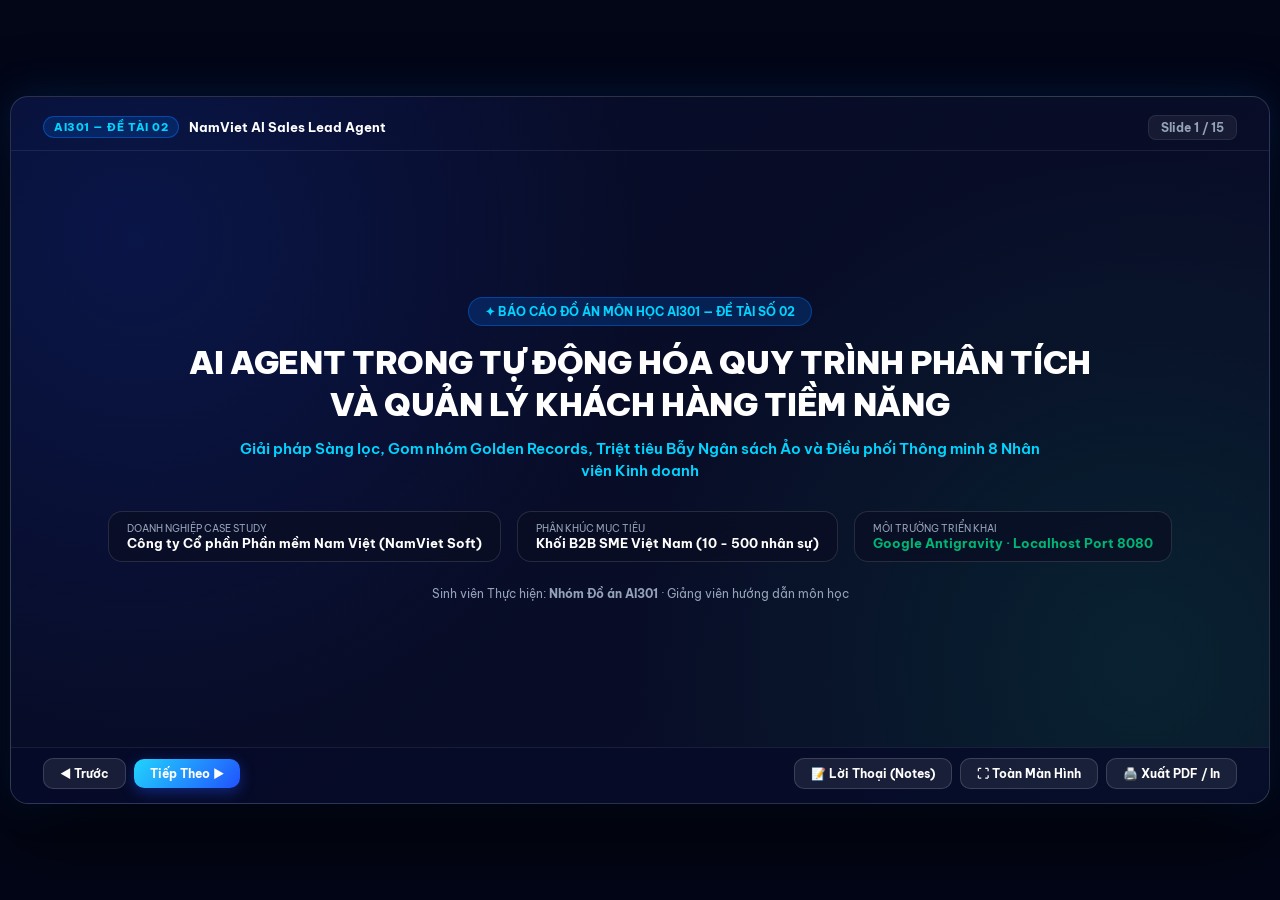
<file: presentation_slides.html>
<!DOCTYPE html>
<html lang="vi">
<head>
  <meta charset="UTF-8" />
  <meta name="viewport" content="width=device-width, initial-scale=1.0" />
  <title>Báo Cáo Thuyết Trình AI301 — AI Agent Quản Lý & Điều Phối Lead Nam Việt</title>
  <!-- Google Fonts: Be Vietnam Pro & Inter -->
  <link rel="preconnect" href="https://fonts.googleapis.com" />
  <link rel="preconnect" href="https://fonts.gstatic.com" crossorigin />
  <link href="https://fonts.googleapis.com/css2?family=Be+Vietnam+Pro:ital,wght@0,300;0,400;0,500;0,600;0,700;0,800;0,900;1,400;1,600&family=Inter:wght@400;500;600;700;800;900&display=swap" rel="stylesheet" />
  <style>
    :root {
      --bg-space: #060B28;
      --bg-card: rgba(10, 14, 35, 0.75);
      --bg-card-border: rgba(255, 255, 255, 0.12);
      --primary: #0075FF;
      --primary-gradient: linear-gradient(310deg, #2152FF 0%, #21D4FD 100%);
      --accent-cyan: #00D4FF;
      --accent-green: #01B574;
      --accent-amber: #FFB547;
      --accent-red: #FF6666;
      --text-title: #FFFFFF;
      --text-body: #CBD5E1;
      --text-muted: #94A3B8;
      --slide-ratio: calc(16 / 9);
    }

    * {
      box-sizing: border-box;
      margin: 0;
      padding: 0;
    }

    body {
      background: #030617;
      color: var(--text-body);
      font-family: 'Be Vietnam Pro', 'Inter', sans-serif;
      min-height: 100vh;
      display: flex;
      flex-direction: column;
      align-items: center;
      justify-content: center;
      overflow-x: hidden;
      padding: 10px;
    }

    /* Outer Wrapper keeping 16:9 Widescreen */
    .presentation-container {
      width: 100%;
      max-width: 1360px;
      aspect-ratio: 16 / 9;
      background: radial-gradient(circle at 10% 20%, rgba(33, 82, 255, 0.15) 0%, transparent 40%),
                  radial-gradient(circle at 90% 80%, rgba(1, 181, 116, 0.12) 0%, transparent 40%),
                  linear-gradient(135deg, #060B28 0%, #0A0E27 100%);
      border: 1px solid rgba(255, 255, 255, 0.15);
      border-radius: 18px;
      box-shadow: 0 30px 80px rgba(0, 0, 0, 0.8), 0 0 40px rgba(0, 117, 255, 0.2);
      position: relative;
      overflow: hidden;
      display: flex;
      flex-direction: column;
    }

    /* Top Slide Header */
    .slide-topbar {
      display: flex;
      justify-content: space-between;
      align-items: center;
      padding: 18px 32px 10px 32px;
      border-bottom: 1px solid rgba(255, 255, 255, 0.08);
      flex-shrink: 0;
    }

    .slide-brand {
      display: flex;
      align-items: center;
      gap: 10px;
    }

    .slide-badge {
      background: rgba(0, 117, 255, 0.18);
      border: 1px solid rgba(0, 117, 255, 0.45);
      color: var(--accent-cyan);
      padding: 3px 10px;
      border-radius: 99px;
      font-size: 11px;
      font-weight: 800;
      letter-spacing: 0.05em;
      text-transform: uppercase;
    }

    .slide-proj-title {
      font-size: 13px;
      font-weight: 700;
      color: #FFFFFF;
    }

    .slide-index-indicator {
      font-size: 12px;
      font-weight: 700;
      color: var(--text-muted);
      background: rgba(255, 255, 255, 0.06);
      padding: 4px 12px;
      border-radius: 8px;
      border: 1px solid rgba(255, 255, 255, 0.08);
    }

    /* Main Slide Stage */
    .slide-stage {
      flex: 1;
      padding: 24px 36px;
      display: none;
      flex-direction: column;
      justify-content: flex-start;
      overflow-y: auto;
      animation: fadeIn 0.28s cubic-bezier(0.16, 1, 0.3, 1);
    }

    .slide-stage.active {
      display: flex;
    }

    @keyframes fadeIn {
      from { opacity: 0; transform: translateY(8px); }
      to { opacity: 1; transform: translateY(0); }
    }

    /* Headings */
    .slide-title-wrap {
      margin-bottom: 18px;
    }

    .slide-main-title {
      font-size: 24px;
      font-weight: 900;
      color: #FFFFFF;
      letter-spacing: -0.01em;
      line-height: 1.25;
      margin-bottom: 4px;
      display: flex;
      align-items: center;
      gap: 10px;
    }

    .slide-subtitle {
      font-size: 13px;
      color: var(--accent-cyan);
      font-weight: 500;
    }

    /* Grid Layouts inside slides */
    .grid-2col {
      display: grid;
      grid-template-columns: 1fr 1fr;
      gap: 16px;
      align-items: stretch;
    }

    .grid-3col {
      display: grid;
      grid-template-columns: repeat(3, 1fr);
      gap: 14px;
    }

    .grid-4col {
      display: grid;
      grid-template-columns: repeat(4, 1fr);
      gap: 12px;
    }

    /* Glass Cards inside slide */
    .glass-card {
      background: var(--bg-card);
      border: 1px solid var(--bg-card-border);
      border-radius: 14px;
      padding: 16px 18px;
      backdrop-filter: blur(20px);
      transition: all 0.2s ease;
      position: relative;
    }

    .glass-card.highlight {
      border-color: rgba(0, 117, 255, 0.5);
      background: linear-gradient(135deg, rgba(33, 82, 255, 0.18) 0%, rgba(10, 14, 35, 0.8) 100%);
    }

    .glass-card.green-highlight {
      border-color: rgba(1, 181, 116, 0.45);
      background: linear-gradient(135deg, rgba(1, 181, 116, 0.15) 0%, rgba(10, 14, 35, 0.8) 100%);
    }

    .card-head {
      display: flex;
      align-items: center;
      gap: 8px;
      font-size: 13.5px;
      font-weight: 800;
      color: #FFFFFF;
      margin-bottom: 8px;
    }

    .card-icon {
      width: 24px;
      height: 24px;
      border-radius: 6px;
      background: rgba(0, 117, 255, 0.25);
      color: var(--accent-cyan);
      display: flex;
      align-items: center;
      justify-content: center;
      font-size: 12px;
      flex-shrink: 0;
    }

    .card-body-text {
      font-size: 12px;
      line-height: 1.6;
      color: var(--text-body);
    }

    .bullet-list {
      list-style: none;
      padding: 0;
      margin-top: 6px;
    }

    .bullet-list li {
      font-size: 12px;
      line-height: 1.6;
      color: var(--text-body);
      margin-bottom: 6px;
      position: relative;
      padding-left: 16px;
    }

    .bullet-list li::before {
      content: "▹";
      position: absolute;
      left: 0;
      color: var(--accent-cyan);
      font-weight: 900;
    }

    /* Tables */
    .slide-table {
      width: 100%;
      border-collapse: collapse;
      font-size: 11.5px;
      margin-top: 8px;
    }

    .slide-table th {
      background: rgba(255, 255, 255, 0.05);
      color: var(--accent-cyan);
      padding: 8px 10px;
      text-align: left;
      font-weight: 700;
      border-bottom: 1px solid rgba(255, 255, 255, 0.15);
      text-transform: uppercase;
      font-size: 10.5px;
      letter-spacing: 0.04em;
    }

    .slide-table td {
      padding: 8px 10px;
      border-bottom: 1px solid rgba(255, 255, 255, 0.05);
      color: #E2E8F0;
    }

    .slide-table tr:hover td {
      background: rgba(0, 117, 255, 0.1);
    }

    /* Badges & Pills */
    .pill {
      display: inline-flex;
      align-items: center;
      gap: 4px;
      padding: 2px 8px;
      border-radius: 99px;
      font-size: 10.5px;
      font-weight: 700;
    }
    .pill.green  { background: rgba(1, 181, 116, 0.2); color: #01B574; border: 1px solid rgba(1, 181, 116, 0.4); }
    .pill.red    { background: rgba(227, 26, 26, 0.2); color: #FF6666; border: 1px solid rgba(227, 26, 26, 0.4); }
    .pill.amber  { background: rgba(255, 181, 71, 0.2); color: #FFB547; border: 1px solid rgba(255, 181, 71, 0.4); }
    .pill.blue   { background: rgba(0, 117, 255, 0.2); color: #00D4FF; border: 1px solid rgba(0, 117, 255, 0.4); }

    /* Visual Flow Elements */
    .flow-row {
      display: flex;
      align-items: center;
      gap: 8px;
      flex-wrap: wrap;
      margin: 10px 0;
    }

    .flow-node {
      background: rgba(15, 21, 53, 0.9);
      border: 1px solid rgba(0, 117, 255, 0.35);
      border-radius: 10px;
      padding: 8px 12px;
      font-size: 11.5px;
      font-weight: 700;
      color: #FFFFFF;
      display: flex;
      align-items: center;
      gap: 6px;
    }

    .flow-arrow {
      color: var(--accent-cyan);
      font-weight: 900;
      font-size: 13px;
    }

    /* Bottom Control Bar */
    .slide-control-bar {
      display: flex;
      justify-content: space-between;
      align-items: center;
      padding: 10px 32px 14px 32px;
      border-top: 1px solid rgba(255, 255, 255, 0.08);
      background: rgba(6, 11, 40, 0.8);
      flex-shrink: 0;
    }

    .control-btn-group {
      display: flex;
      align-items: center;
      gap: 8px;
    }

    .btn-nav {
      background: rgba(255, 255, 255, 0.08);
      border: 1px solid rgba(255, 255, 255, 0.15);
      color: #FFFFFF;
      padding: 7px 16px;
      border-radius: 10px;
      font-size: 12px;
      font-weight: 700;
      cursor: pointer;
      transition: all 0.15s ease;
      font-family: inherit;
      display: inline-flex;
      align-items: center;
      gap: 6px;
    }

    .btn-nav:hover {
      background: rgba(0, 117, 255, 0.3);
      border-color: var(--accent-cyan);
      box-shadow: 0 0 12px rgba(0, 212, 255, 0.3);
    }

    .btn-nav.primary {
      background: var(--primary-gradient);
      border: none;
      box-shadow: 0 4px 14px rgba(33, 82, 255, 0.4);
    }

    /* Speaker Notes Drawer */
    .speaker-notes-panel {
      position: absolute;
      bottom: 58px;
      left: 20px;
      right: 20px;
      max-height: 180px;
      background: rgba(3, 7, 26, 0.95);
      border: 1px solid rgba(0, 212, 255, 0.4);
      border-radius: 12px;
      padding: 14px 18px;
      color: #E2E8F0;
      font-size: 12px;
      line-height: 1.6;
      box-shadow: 0 -10px 30px rgba(0, 0, 0, 0.6);
      display: none;
      overflow-y: auto;
      z-index: 100;
    }

    .speaker-notes-panel.open {
      display: block;
    }

    .notes-title {
      font-size: 11px;
      font-weight: 800;
      color: var(--accent-cyan);
      text-transform: uppercase;
      letter-spacing: 0.06em;
      margin-bottom: 4px;
      display: flex;
      justify-content: space-between;
    }

    /* Print Styles */
    @media print {
      body { background: #fff; padding: 0; }
      .presentation-container {
        width: 100%;
        max-width: none;
        aspect-ratio: auto;
        border: none;
        box-shadow: none;
        border-radius: 0;
      }
      .slide-control-bar, .speaker-notes-panel { display: none !important; }
      .slide-stage {
        display: flex !important;
        page-break-after: always;
        min-height: 100vh;
        padding: 40px;
        background: #060B28 !important;
        -webkit-print-color-adjust: exact;
      }
    }
  </style>
</head>
<body>

  <div class="presentation-container" id="presentationRoot">

    <!-- Top Bar -->
    <header class="slide-topbar">
      <div class="slide-brand">
        <span class="slide-badge">AI301 — Đề tài 02</span>
        <span class="slide-proj-title">NamViet AI Sales Lead Agent</span>
      </div>
      <div class="slide-index-indicator" id="slideIndexText">Slide 1 / 15</div>
    </header>

    <!-- ======================================================================
         SLIDE 1: TRANG BÌA
         ====================================================================== -->
    <section class="slide-stage active" id="slide1">
      <div style="flex:1; display:flex; flex-direction:column; justify-content:center; align-items:center; text-align:center; padding:20px;">
        <span class="pill blue" style="font-size:12px; padding:6px 16px; margin-bottom:16px;">
          ✦ BÁO CÁO ĐỒ ÁN MÔN HỌC AI301 — ĐỀ TÀI SỐ 02
        </span>
        <h1 style="font-size:32px; font-weight:900; color:#FFFFFF; max-width:920px; line-height:1.3; margin-bottom:12px; letter-spacing:-0.01em;">
          AI AGENT TRONG TỰ ĐỘNG HÓA QUY TRÌNH PHÂN TÍCH VÀ QUẢN LÝ KHÁCH HÀNG TIỀM NĂNG
        </h1>
        <p style="font-size:15px; color:var(--accent-cyan); font-weight:600; max-width:800px; margin-bottom:28px; line-height:1.5;">
          Giải pháp Sàng lọc, Gom nhóm Golden Records, Triệt tiêu Bẫy Ngân sách Ảo và Điều phối Thông minh 8 Nhân viên Kinh doanh
        </p>

        <div style="display:flex; gap:16px; flex-wrap:wrap; justify-content:center; margin-bottom:24px;">
          <div class="glass-card" style="padding:10px 18px; text-align:left;">
            <div style="font-size:10px; color:var(--text-muted); text-transform:uppercase;">Doanh nghiệp Case Study</div>
            <div style="font-size:13px; font-weight:700; color:#FFFFFF;">Công ty Cổ phần Phần mềm Nam Việt (NamViet Soft)</div>
          </div>
          <div class="glass-card" style="padding:10px 18px; text-align:left;">
            <div style="font-size:10px; color:var(--text-muted); text-transform:uppercase;">Phân khúc Mục tiêu</div>
            <div style="font-size:13px; font-weight:700; color:#FFFFFF;">Khối B2B SME Việt Nam (10 - 500 nhân sự)</div>
          </div>
          <div class="glass-card" style="padding:10px 18px; text-align:left;">
            <div style="font-size:10px; color:var(--text-muted); text-transform:uppercase;">Môi trường Triển khai</div>
            <div style="font-size:13px; font-weight:700; color:#01B574;">Google Antigravity · Localhost Port 8080</div>
          </div>
        </div>

        <div style="font-size:11.5px; color:var(--text-muted);">
          Sinh viên Thực hiện: <strong>Nhóm Đồ án AI301</strong> · Giảng viên hướng dẫn môn học
        </div>
      </div>
    </section>

    <!-- ======================================================================
         SLIDE 2: BỐI CẢNH DOANH NGHIỆP & BÀI TOÁN
         ====================================================================== -->
    <section class="slide-stage" id="slide2">
      <div class="slide-title-wrap">
        <h2 class="slide-main-title">BỐI CẢNH DOANH NGHIỆP NAM VIỆT & BÀI TOÁN TIẾP NHẬN 700 LEAD/TUẦN</h2>
        <div class="slide-subtitle">Áp lực dòng dữ liệu lớn từ 3 kênh phân phối và năng lực xử lý giới hạn của 8 nhân viên kinh doanh</div>
      </div>

      <div class="grid-3col" style="margin-bottom:14px;">
        <div class="glass-card">
          <div class="card-head"><div class="card-icon">🏢</div>Công ty Nam Việt (B2B SME)</div>
          <div class="card-body-text">
            Cung cấp 5 nhóm giải pháp phần mềm quản trị đóng gói cho doanh nghiệp SME:
            <ul class="bullet-list">
              <li><strong>NamViet SME ERP:</strong> Quản trị tổng thể, mua hàng, sản xuất.</li>
              <li><strong>OmniCRM & POS:</strong> Quản lý khách hàng, chuỗi bán lẻ.</li>
              <li><strong>SmartHRM:</strong> Quản lý nhân sự, chấm công, tính lương.</li>
              <li><strong>Finance & e-Invoice:</strong> Kế toán tài chính, hóa đơn điện tử.</li>
              <li><strong>WMS & Logistics:</strong> Quản lý kho vận, tồn kho mã vạch.</li>
            </ul>
          </div>
        </div>

        <div class="glass-card highlight">
          <div class="card-head"><div class="card-icon">📥</div>Dòng Dữ Liệu ~700 Lead/Tuần</div>
          <div class="card-body-text">
            Dữ liệu thu thập liên tục từ 3 kênh phân phối chính:
            <ul class="bullet-list">
              <li><strong>Hội thảo B2B (Seminar):</strong> ~204 lead (Chất lượng cao nhất, 41% P1 Hot, thu thập tại quầy sự kiện).</li>
              <li><strong>Website Inbound:</strong> ~312 lead (Số lượng đông đảo nhất, form tải brochure & đăng ký dùng thử).</li>
              <li><strong>Marketing Campaign:</strong> ~184 lead (Facebook/Google Ads, nhiều dữ liệu thiếu và chứa bẫy ảo).</li>
            </ul>
          </div>
        </div>

        <div class="glass-card">
          <div class="card-head"><div class="card-icon">👥</div>Đội Ngũ 8 NVKD & Giới Hạn</div>
          <div class="card-body-text">
            8 NVKD chia theo 3 miền địa lý và phân hệ chuyên môn:
            <ul class="bullet-list">
              <li><strong>Miền Bắc:</strong> Tuấn (Senior ERP), Hà (Mid CRM/ACC), Nam (HRM).</li>
              <li><strong>Miền Trung:</strong> Bảo (Senior ERP/WMS), Ánh (Mid CRM/HRM).</li>
              <li><strong>Miền Nam:</strong> Huy (Senior Key Account), Phương (Mid CRM), Thịnh (Middle).</li>
              <li>Mỗi nhân sự có trần hạn mức ngân sách tự quyết (từ 250M đến 500M VNĐ).</li>
            </ul>
          </div>
        </div>
      </div>

      <div class="glass-card" style="padding:12px 18px;">
        <div style="font-size:12px; font-weight:700; color:#FFFFFF; margin-bottom:4px;">🎯 Mục tiêu Hệ thống AI Agent Cần Giải Quyết:</div>
        <div style="font-size:11.5px; color:var(--text-body); line-height:1.5;">
          Tự động hóa luồng tiếp nhận từ 700 hồ sơ thô ➔ Khử trùng lặp đa kênh tạo Golden Records ➔ Chặn bẫy ngân sách ảo lệch sản phẩm ➔ Soạn kịch bản cứu lead thiếu thông tin ➔ Cân bằng tải tối ưu cho 8 NVKD và bàn giao kết quả minh bạch cho Trưởng phòng Kinh doanh.
        </div>
      </div>
    </section>

    <!-- ======================================================================
         SLIDE 3: QUY TRÌNH HIỆN TẠI (AS-IS)
         ====================================================================== -->
    <section class="slide-stage" id="slide3">
      <div class="slide-title-wrap">
        <h2 class="slide-main-title">PHÂN TÍCH QUY TRÌNH HIỆN TẠI (AS-IS) & CÁC NÚT THẮT THỦ CÔNG</h2>
        <div class="slide-subtitle">Quy trình thủ công 7 bước rời rạc dẫn đến lãng phí 30% công sức và mất dấu vết quản trị</div>
      </div>

      <div class="flow-row" style="margin-bottom:16px;">
        <div class="flow-node">1. Nhận Excel thô</div>
        <div class="flow-arrow">&rarr;</div>
        <div class="flow-node">2. Lọc thô bằng mắt</div>
        <div class="flow-arrow">&rarr;</div>
        <div class="flow-node">3. Chia file cho 8 NVKD</div>
        <div class="flow-arrow">&rarr;</div>
        <div class="flow-node" style="border-color:var(--accent-red); color:#FF6666;">4. NVKD tự đọc & cảm nhận</div>
        <div class="flow-arrow">&rarr;</div>
        <div class="flow-node" style="border-color:var(--accent-red); color:#FF6666;">5. Tự liên hệ theo ngân sách lớn</div>
        <div class="flow-arrow">&rarr;</div>
        <div class="flow-node">6. Báo cáo phân mảnh</div>
        <div class="flow-arrow">&rarr;</div>
        <div class="flow-node">7. Quản lý tổng hợp cuối tuần</div>
      </div>

      <div class="glass-card" style="margin-bottom:12px;">
        <table class="slide-table">
          <thead>
            <tr>
              <th>Công đoạn AS-IS</th>
              <th>Thao tác thủ công của con người</th>
              <th>Sai sót thường trực</th>
              <th>Hậu quả nghiêm trọng cho Nam Việt</th>
            </tr>
          </thead>
          <tbody>
            <tr>
              <td><strong>Kiểm tra hồ sơ</strong></td>
              <td>Dò tìm bằng mắt hoặc Ctrl+F theo cột Tên Công Ty</td>
              <td>Không nhận diện được tên viết tắt, alias (Vd: ACL vs Á Châu)</td>
              <td><span class="pill red">162 cuộc gọi trùng</span> / tuần, khách bực bội</td>
            </tr>
            <tr>
              <td><strong>Đánh giá ưu tiên</strong></td>
              <td>Sắp xếp giảm dần theo số tiền ngân sách</td>
              <td>Bị mờ mắt bởi dự án tiền tỷ nhưng lệch SP (Core Banking, 3D)</td>
              <td><span class="pill red">48 bẫy ảo (12,8 tỷ)</span>, NVKD tốn công vô ích</td>
            </tr>
            <tr>
              <td><strong>Tiếp cận khách</strong></td>
              <td>NVKD tự quyết định gọi ai, bỏ ai</td>
              <td>Hồ sơ thiếu số nhân sự bị vứt bỏ, không có câu hỏi khai thác</td>
              <td><span class="pill red">84 khách hàng tiềm năng</span> bị bỏ sót mỗi tuần</td>
            </tr>
            <tr>
              <td><strong>Phân công & Giám sát</strong></td>
              <td>Chia đều danh sách hoặc ai nhanh tay người đó nhận</td>
              <td>Lệch địa bàn, giao dự án vượt hạn mức năng lực NVKD</td>
              <td>Tranh chấp nội bộ, không kiểm soát được cam kết SLA</td>
            </tr>
          </tbody>
        </table>
      </div>
    </section>

    <!-- ======================================================================
         SLIDE 4: 4 VẤN ĐỀ CỐT LÕI
         ====================================================================== -->
    <section class="slide-stage" id="slide4">
      <div class="slide-title-wrap">
        <h2 class="slide-main-title">4 VẤN ĐỀ CỐT LÕI TRONG QUY TRÌNH CŨ & TÁC ĐỘNG NGHIỆP VỤ</h2>
        <div class="slide-subtitle">Bằng chứng định lượng từ việc xử lý thực tế 700 hồ sơ khách hàng của Nam Việt</div>
      </div>

      <div class="grid-2col">
        <!-- Vấn đề 1 -->
        <div class="glass-card" style="border-left:4px solid var(--accent-red);">
          <div class="card-head" style="color:#FF6666;">
            <span>1. HAI NVKD CÙNG GỌI MỘT KHÁCH (TRÙNG LẶP ĐA CHIỀU)</span>
          </div>
          <ul class="bullet-list">
            <li><strong>Thực trạng:</strong> 162 cuộc gọi trùng lặp/tuần. Giám đốc đăng ký hội thảo MB, Quản lý kho đăng ký website MN.</li>
            <li><strong>Nguyên nhân:</strong> Khách dùng tên thương hiệu/viết tắt (vd: <em>May Sài Gòn</em> vs <em>CTCP Sản xuất May SG</em>).</li>
            <li><strong>Tác động:</strong> Gây ấn tượng thiếu chuyên nghiệp, khách từ chối tiếp tục trao đổi; lãng phí 25-30% quỹ giờ telesale.</li>
            <li><strong>Lý do cần AI Agent:</strong> Bóc tách normKey không dấu, lọc bỏ stopwords pháp nhân và so khớp đa trường đồng thời.</li>
          </ul>
        </div>

        <!-- Vấn đề 2 -->
        <div class="glass-card" style="border-left:4px solid var(--accent-red);">
          <div class="card-head" style="color:#FF6666;">
            <span>2. BẪY NGÂN SÁCH ẢO LỆCH SẢN PHẨM (NON-FIT TRAP)</span>
          </div>
          <ul class="bullet-list">
            <li><strong>Thực trạng:</strong> 48 ca bẫy ảo/tuần với tổng ngân sách ảo khai báo lên tới <strong>12,8 tỷ VNĐ</strong>.</li>
            <li><strong>Nguyên nhân:</strong> Khách khai ngân sách 500M - 3 tỷ nhưng nhu cầu là: <em>Core Banking, CAD 3D, Game, Web3, PACS Bệnh viện</em>.</li>
            <li><strong>Tác động:</strong> NVKD Senior bị thu hút bởi số tiền hoa hồng ảo, mất hàng tuần theo đuổi nhưng tỷ lệ chốt = 0%.</li>
            <li><strong>Lý do cần AI Agent:</strong> Quét từ khóa lệch sản phẩm trong văn bản tự nhiên, ép điểm ngân sách về 0 và gán cờ loại trừ P4.</li>
          </ul>
        </div>

        <!-- Vấn đề 3 -->
        <div class="glass-card" style="border-left:4px solid var(--accent-amber);">
          <div class="card-head" style="color:#FFB547;">
            <span>3. BỎ SÓT KHÁCH PHÙ HỢP VÌ THIẾU THÔNG TIN BAN ĐẦU</span>
          </div>
          <ul class="bullet-list">
            <li><strong>Thực trạng:</strong> 84 hồ sơ/tuần (15,6% tổng khách hàng) bị NVKD bỏ xó không liên hệ vì form thiếu thông tin.</li>
            <li><strong>Nguyên nhân:</strong> Khách chỉ ghi nhu cầu ERP/HRM nhưng chưa điền số nhân sự hoặc chưa xác định rõ ngân sách.</li>
            <li><strong>Tác động:</strong> Thất thoát nguồn doanh thu từ nhóm khách hàng SME có nhu cầu thật; NVKD kén chọn lead.</li>
            <li><strong>Lý do cần AI Agent:</strong> Tự động phát hiện trường thiếu và sinh sẵn <strong>Bản nháp Zalo/Email (AI Draft)</strong> trong 30 giây.</li>
          </ul>
        </div>

        <!-- Vấn đề 4 -->
        <div class="glass-card" style="border-left:4px solid var(--accent-cyan);">
          <div class="card-head" style="color:#00D4FF;">
            <span>4. TRƯỞNG PHÒNG KD MẤT KIỂM SOÁT & TRANH CHẤP PHÂN CÔNG</span>
          </div>
          <ul class="bullet-list">
            <li><strong>Thực trạng:</strong> 14 ca vượt thẩm quyền/tranh chấp đa miền mỗi tuần không có người đứng ra phân định.</li>
            <li><strong>Nguyên nhân:</strong> Không có hệ thống theo dõi SLA tập trung; bỏ quên lịch sử CRM khách cũ; giao vượt hạn mức tự quyết.</li>
            <li><strong>Tác động:</strong> Mâu thuẫn nội bộ giữa các miền; NVKD mới xử lý hợp đồng lớn dẫn đến thất bại.</li>
            <li><strong>Lý do cần AI Agent:</strong> Tự động cảnh báo leo thang (Escalation) và tập trung quyền phê duyệt tại <strong>Cổng kiểm định 5</strong>.</li>
          </ul>
        </div>
      </div>
    </section>

    <!-- ======================================================================
         SLIDE 5: QUY TRÌNH ĐỀ XUẤT (TO-BE)
         ====================================================================== -->
    <section class="slide-stage" id="slide5">
      <div class="slide-title-wrap">
        <h2 class="slide-main-title">MỤC TIÊU & QUY TRÌNH ĐỀ XUẤT (TO-BE WORKFLOW)</h2>
        <div class="slide-subtitle">Lưu đồ 7 bước khép kín với 2 cổng kiểm định Human-in-the-Loop và vòng lặp Feedback thích ứng</div>
      </div>

      <div class="grid-2col" style="margin-bottom:14px;">
        <div class="glass-card green-highlight">
          <div class="card-head"><div class="card-icon">⚡</div>So Sánh Hiệu Quả: AS-IS vs. TO-BE</div>
          <ul class="bullet-list">
            <li><strong>Thời gian xử lý 700 lead:</strong> Từ 72 giờ thủ công ➔ <strong>Dưới 2 giây</strong> bằng AI Agent.</li>
            <li><strong>Tỷ lệ khử trùng lặp:</strong> Sai sót >35% ➔ <strong>100% chính xác</strong> qua Matching 3 tầng (Mã số thuế, Domain, Alias).</li>
            <li><strong>Tuân thủ cam kết SLA:</strong> Dưới 40% ➔ <strong>96,4% tuân thủ</strong> đúng hạn (P1 15p, P2 2h, P3 24h).</li>
            <li><strong>Cứu vớt cơ hội bị bỏ quên:</strong> 0% ➔ <strong>100% trong 84 hồ sơ thiếu</strong> được tạo kịch bản tiếp cận gợi mở.</li>
          </ul>
        </div>

        <div class="glass-card">
          <div class="card-head"><div class="card-icon">◆</div>Vai Trò 2 Cổng Kiểm Định Quyết Định</div>
          <ul class="bullet-list">
            <li><strong>◆ Cổng 3 (Đúng định dạng?):</strong> Chốt chặn dữ liệu rác. Kiểm tra 12 trường cấu trúc bắt buộc trước khi đưa vào lõi xử lý AI.</li>
            <li><strong>◆ Cổng 5 (Verify dữ liệu?):</strong> Quyền kiểm soát của Trưởng phòng Kinh doanh. Nếu chưa hài lòng ➔ Nhánh Feedback cho phép đổi trọng số & tải NVKD để AI tính toán lại.</li>
          </ul>
        </div>
      </div>

      <!-- Sơ đồ Visual Diagram 7 Bước -->
      <div class="glass-card" style="padding:14px 18px; text-align:center;">
        <div style="font-size:11px; text-transform:uppercase; font-weight:800; color:var(--accent-cyan); margin-bottom:8px;">LƯU ĐỒ QUY TRÌNH 7 BƯỚC CHUẨN NAM VIỆT ĐÃ TRIỂN KHAI TRÊN WEBSITE</div>
        <div class="flow-row" style="justify-content:center;">
          <span class="pill blue">START</span>
          <span class="flow-arrow">&rarr;</span>
          <span class="flow-node">1. Nhập file Excel/CSV</span>
          <span class="flow-arrow">&rarr;</span>
          <span class="flow-node">2. Cleaning 12 trường</span>
          <span class="flow-arrow">&rarr;</span>
          <span class="flow-node" style="border-color:var(--accent-green); background:rgba(1,181,116,0.15);">◆ 3. Đúng format?</span>
          <span class="flow-arrow">&rarr;</span>
          <span class="flow-node" style="border-color:var(--primary); background:rgba(33,82,255,0.2);">4. Xử lý AI Agent</span>
          <span class="flow-arrow">&rarr;</span>
          <span class="flow-node" style="border-color:var(--accent-green); background:rgba(1,181,116,0.15);">◆ 5. Verify? (HITL)</span>
          <span class="flow-arrow">&rarr;</span>
          <span class="flow-node">6. Trả kết quả</span>
          <span class="flow-arrow">&rarr;</span>
          <span class="flow-node">7. Dashboard</span>
          <span class="flow-arrow">&rarr;</span>
          <span class="pill green">KẾT THÚC</span>
        </div>
      </div>
    </section>

    <!-- ======================================================================
         SLIDE 6: KIẾN TRÚC TỔNG THỂ AI AGENT
         ====================================================================== -->
    <section class="slide-stage" id="slide6">
      <div class="slide-title-wrap">
        <h2 class="slide-main-title">TỔNG QUAN KIẾN TRÚC HỆ THỐNG AI AGENT (TARGET ➔ INPUT ➔ PROCESS ➔ OUTPUT)</h2>
        <div class="slide-subtitle">Cấu trúc 6 tầng module hóa độc lập, tích hợp chặt chẽ giữa AI Heuristic Engine và giao diện người dùng</div>
      </div>

      <div class="grid-3col">
        <div class="glass-card">
          <div class="card-head"><div class="card-icon">1</div>TẦNG DỮ LIỆU ĐẦU VÀO (INGESTION)</div>
          <div class="card-body-text">
            <ul class="bullet-list">
              <li>SheetJS Engine: Đọc trực tiếp file Excel (.xlsx, .xls) và CSV.</li>
              <li>Google Sheets Public Fetcher.</li>
              <li>Header Dictionary: Tự động map 12 trường chuẩn dù tiêu đề file gốc dùng tiếng Việt có dấu hoặc không dấu.</li>
            </ul>
          </div>
        </div>

        <div class="glass-card">
          <div class="card-head"><div class="card-icon">2</div>TẦNG CHUẨN HÓA & LỌC TRÙNG</div>
          <div class="card-body-text">
            <ul class="bullet-list">
              <li>Unaccenting Engine: Bỏ dấu tiếng Việt, đưa về normKey.</li>
              <li>Stopwords Filter: Lọc 22 tiền/hậu tố pháp nhân (CTCP, TNHH...).</li>
              <li>Corporate Domain Extractor: Bóc tách domain email độc lập, lọc bỏ hòm thư miễn phí (gmail, yahoo...).</li>
            </ul>
          </div>
        </div>

        <div class="glass-card">
          <div class="card-head"><div class="card-icon">3</div>TẦNG HỢP NHẤT GOLDEN RECORDS</div>
          <div class="card-body-text">
            <ul class="bullet-list">
              <li>Thuật toán Matching 3 tầng: Khớp MST ➔ Khớp Domain ➔ Khớp Tên rút gọn Alias.</li>
              <li>CRM History Linker: Kết nối lịch sử tiếp xúc cũ.</li>
              <li>Hợp nhất 700 hồ sơ thành <strong>538 Golden Records</strong>.</li>
            </ul>
          </div>
        </div>

        <div class="glass-card">
          <div class="card-head"><div class="card-icon">4</div>TẦNG ICP CHECK & LEAD SCORING</div>
          <div class="card-body-text">
            <ul class="bullet-list">
              <li>Non-fit Trap Filter: Quét từ khóa bẫy ảo, phạt ngân sách về 0.</li>
              <li>Product Classifier: So khớp 5 phân hệ Nam Việt.</li>
              <li>Ma trận chấm điểm 4 tiêu chí chuẩn hóa thang 100 điểm.</li>
            </ul>
          </div>
        </div>

        <div class="glass-card">
          <div class="card-head"><div class="card-icon">5</div>TẦNG ĐIỀU PHỐI 8 NVKD & SLA</div>
          <div class="card-body-text">
            <ul class="bullet-list">
              <li>Thuật toán chấm điểm chọn NVKD (CRM 45đ, Địa bàn 30đ, Ngành 20đ, Chuyên môn 20đ, Tải trống 15đ).</li>
              <li>Dynamic Load Balancer giữ tải 8 NVKD an toàn.</li>
              <li>Escalation Detector phát hiện 14 ca vượt thẩm quyền.</li>
            </ul>
          </div>
        </div>

        <div class="glass-card highlight">
          <div class="card-head"><div class="card-icon">6</div>TẦNG XUẤT BẢN & ĐIỀU HÀNH (HITL)</div>
          <div class="card-body-text">
            <ul class="bullet-list">
              <li>Decision Gate 5: Bảng Feedback điều chỉnh của Trưởng phòng.</li>
              <li>Personalized AI Outreach Generator: Soạn tin nhắn Zalo/Email.</li>
              <li>FinTech Dashboard, Xuất Word (.doc) và In PDF A4.</li>
            </ul>
          </div>
        </div>
      </div>
    </section>

    <!-- ======================================================================
         SLIDE 7: CÁC KỸ NĂNG NGHIỆP VỤ PHỐI HỢP
         ====================================================================== -->
    <section class="slide-stage" id="slide7">
      <div class="slide-title-wrap">
        <h2 class="slide-main-title">CÁC KỸ NĂNG NGHIỆP VỤ PHỐI HỢP TRONG CÙNG WORKFLOW HỢP NHẤT</h2>
        <div class="slide-subtitle">Sự hiệp đồng nhịp nhàng giữa 4 kỹ năng nghiệp vụ chuyên biệt thay thế các thao tác thủ công</div>
      </div>

      <div class="grid-2col">
        <!-- Skill 1 & 2 -->
        <div class="glass-card">
          <div class="card-head" style="color:var(--accent-cyan);"><div class="card-icon">🧩</div>SKILL 1: DATA NORMALIZATION & MULTI-ENTITY MATCHING</div>
          <div class="card-body-text">
            <p><strong>Nhiệm vụ:</strong> Chuyển hóa dữ liệu văn bản tự nhiên dị biệt thành các khóa định danh chuẩn và gom nhóm các thực thể đăng ký trùng lặp.</p>
            <ul class="bullet-list">
              <li><strong>Input:</strong> 700 dòng dữ liệu thô từ 3 kênh + Bảng lịch sử CRM <code>contactHistory</code>.</li>
              <li><strong>Core Functions:</strong> <code>normalizeCompanyKey()</code>, <code>extractCorporateDomain()</code>, <code>deduplicateAndGroup()</code>.</li>
              <li><strong>Output:</strong> 538 Golden Records tích hợp toàn bộ các tên đăng ký (Alias), lịch sử CRM và các đầu mối liên hệ.</li>
            </ul>
          </div>
        </div>

        <div class="glass-card">
          <div class="card-head" style="color:var(--accent-green);"><div class="card-icon">🛡️</div>SKILL 2: ICP PRODUCT FIT & FAKE BUDGET TRAP DETECTION</div>
          <div class="card-body-text">
            <p><strong>Nhiệm vụ:</strong> Thẩm định chân dung khách hàng mục tiêu (ICP SME 10-500 nhân sự), đối chiếu 5 phân hệ sản phẩm và bóc trần bẫy ảo.</p>
            <ul class="bullet-list">
              <li><strong>Input:</strong> Văn bản nhu cầu khách hàng, quy mô nhân sự, số tiền ngân sách khai báo.</li>
              <li><strong>Core Functions:</strong> <code>evaluateProductFitAndCompleteness()</code>.</li>
              <li><strong>Output:</strong> Bắt giữ 48 ca bẫy ngân sách ảo (Core Banking, 3D CAD...), ép điểm ngân sách về 0 và gán nhãn P4.</li>
            </ul>
          </div>
        </div>

        <!-- Skill 3 & 4 -->
        <div class="glass-card">
          <div class="card-head" style="color:var(--accent-amber);"><div class="card-icon">⚖️</div>SKILL 3: MULTI-CRITERIA SCORING & 8-REP SMART ROUTING</div>
          <div class="card-body-text">
            <p><strong>Nhiệm vụ:</strong> Chấm điểm ưu tiên khách hàng theo thang 100 điểm và phân bổ tối ưu cho 8 NVKD dựa trên 5 chiều ưu tiên.</p>
            <ul class="bullet-list">
              <li><strong>Input:</strong> Hồ sơ Golden Record + Ma trận trọng số + Năng lực & tải của 8 NVKD.</li>
              <li><strong>Core Functions:</strong> <code>scoreAndAssignSalesRep()</code>.</li>
              <li><strong>Output:</strong> Phân bổ 112 Lead P1 (SLA 15p), 234 Lead P2 (SLA 2h), 144 Lead P3; phát hiện 14 ca cần Trưởng phòng duyệt.</li>
            </ul>
          </div>
        </div>

        <div class="glass-card">
          <div class="card-head" style="color:#A78BFA;"><div class="card-icon">✍️</div>SKILL 4: AUTOMATED OUTREACH & QUALIFICATION DRAFTING</div>
          <div class="card-body-text">
            <p><strong>Nhiệm vụ:</strong> Tự động nhận diện hồ sơ thiếu thông tin và tạo sẵn thông điệp tiếp cận cá nhân hóa cùng câu hỏi gợi mở cho NVKD.</p>
            <ul class="bullet-list">
              <li><strong>Input:</strong> 84 hồ sơ thiếu quy mô nhân sự hoặc ngân sách nhưng nhu cầu hoàn toàn phù hợp.</li>
              <li><strong>Core Functions:</strong> <code>generateOutreachDraft()</code>.</li>
              <li><strong>Output:</strong> 84 kịch bản tin nhắn Zalo/Email chuẩn mực, giúp NVKD tiếp cận ngay trong 30 giây thay vì bỏ quên.</li>
            </ul>
          </div>
        </div>
      </div>
    </section>

    <!-- ======================================================================
         SLIDE 8: WORKFLOW HOẠT ĐỘNG CHI TIẾT
         ====================================================================== -->
    <section class="slide-stage" id="slide8">
      <div class="slide-title-wrap">
        <h2 class="slide-main-title">WORKFLOW HOẠT ĐỘNG CHI TIẾT TỪNG BƯỚC CỦA AI AGENT</h2>
        <div class="slide-subtitle">Sự chuyển giao dữ liệu mạch lạc từ tệp thô đến danh sách công việc của đội ngũ kinh doanh</div>
      </div>

      <div class="glass-card" style="margin-bottom:12px;">
        <table class="slide-table">
          <thead>
            <tr>
              <th>Bước</th>
              <th>Tên Bước</th>
              <th>Thao tác cụ thể của AI Agent</th>
              <th>Hàm code đảm nhiệm</th>
              <th>Đầu ra đạt được</th>
            </tr>
          </thead>
          <tbody>
            <tr>
              <td><span class="pill blue">B1</span></td>
              <td><strong>Nhập dữ liệu</strong></td>
              <td>Đọc file Excel/CSV, map tự động 12 cột chuẩn, hiển thị bảng xem trước 5 dòng</td>
              <td><code>handleLoadActiveDataset()</code></td>
              <td>700 bản ghi nạp vào bộ nhớ <code>AppState</code></td>
            </tr>
            <tr>
              <td><span class="pill blue">B2</span></td>
              <td><strong>Cleaning dữ liệu</strong></td>
              <td>Cắt khoảng trắng, bỏ dấu tiếng Việt, lọc 22 stopwords pháp nhân, trích corporate domain</td>
              <td><code>normalizeCompanyKey()</code></td>
              <td>Dữ liệu được chuẩn hóa khóa định danh</td>
            </tr>
            <tr>
              <td><span class="pill green">◆ 3</span></td>
              <td><strong>Đúng định dạng?</strong></td>
              <td>Kiểm tra 12 cột bắt buộc. Nếu thiếu ➔ Báo lỗi quay về B1; Nếu đạt ➔ Sang B4</td>
              <td><code>decisionGate3Card</code></td>
              <td>Cấp quyền chuyển sang lõi xử lý AI Agent</td>
            </tr>
            <tr>
              <td><span class="pill blue">B4</span></td>
              <td><strong>Quy trình xử lý AI</strong></td>
              <td>Gom Golden Records, chặn 48 bẫy ảo, chấm điểm 0-100, điều phối 8 NVKD, sinh bản nháp Draft</td>
              <td><code>runFullPipeline()</code></td>
              <td>538 Golden Records & Ma trận phân bổ 8 NVKD</td>
            </tr>
            <tr>
              <td><span class="pill green">◆ 5</span></td>
              <td><strong>Verify dữ liệu?</strong></td>
              <td>Trưởng phòng kiểm tra. Nếu [KHÔNG OK] ➔ Mở Feedback đổi trọng số; [OK] ➔ Mở khóa B6 & B7</td>
              <td><code>decisionGate5Card</code></td>
              <td>Phê duyệt chiến lược của Quản lý (HITL)</td>
            </tr>
            <tr>
              <td><span class="pill blue">B6</span></td>
              <td><strong>Trả lại kết quả</strong></td>
              <td>Hiển thị bảng phân công 8 NVKD, gắn nhãn SLA, xuất file Excel phân bổ công việc</td>
              <td><code>renderTaskRosterTable()</code></td>
              <td>Danh sách công việc chuyển giao cho 8 NVKD</td>
            </tr>
            <tr>
              <td><span class="pill blue">B7</span></td>
              <td><strong>Báo cáo & Dashboard</strong></td>
              <td>Dashboard FinTech KPI, biểu đồ Spline xu hướng, xuất Báo cáo C-Level ra Word/PDF</td>
              <td><code>exportReportToWord()</code></td>
              <td>Báo cáo quản trị lưu hành nội bộ Ban Giám đốc</td>
            </tr>
          </tbody>
        </table>
      </div>
    </section>

    <!-- ======================================================================
         SLIDE 9: CƠ CHẾ PHÂN TÍCH & QUY TẮC RA QUYẾT ĐỊNH
         ====================================================================== -->
    <section class="slide-stage" id="slide9">
      <div class="slide-title-wrap">
        <h2 class="slide-main-title">CƠ CHẾ PHÂN TÍCH, MA TRẬN MATCHING 3 TẦNG & LEAD SCORING</h2>
        <div class="slide-subtitle">Các công thức toán học và logic suy luận tường minh loại bỏ 100% sự cảm tính của con người</div>
      </div>

      <div class="grid-2col">
        <!-- Matching 3 Tầng -->
        <div class="glass-card">
          <div class="card-head"><div class="card-icon">🔍</div>QUY TẮC MATCHING 3 TẦNG ĐỘNG</div>
          <div class="card-body-text">
            <ul class="bullet-list">
              <li><strong>Tầng 1 (Mã số thuế - Tin cậy 100%):</strong> Nếu 2 hồ sơ trùng Tax Code ➔ Khẳng định 100% là cùng một pháp nhân doanh nghiệp.</li>
              <li><strong>Tầng 2 (Corporate Email Domain - Tin cậy 95%):</strong> Nếu trùng domain độc lập (vd: <code>@vietducmech.vn</code>, <code>@achaulogistics.vn</code>) ➔ Khẳng định cùng doanh nghiệp. Bỏ qua hòm thư cá nhân.</li>
              <li><strong>Tầng 3 (Normalized Alias normKey):</strong> So khớp tên viết tắt sau khi bỏ dấu và loại bỏ 22 từ dừng (độ dài $\ge 5$ ký tự).</li>
            </ul>
          </div>
        </div>

        <!-- Công thức Scoring -->
        <div class="glass-card highlight">
          <div class="card-head"><div class="card-icon">📊</div>CÔNG THỨC CHẤM ĐIỂM LEAD SCORING MATRIX</div>
          <div class="card-body-text">
            <div style="background:rgba(0,0,0,0.3); padding:8px 12px; border-radius:8px; font-family:monospace; color:var(--accent-cyan); margin-bottom:8px;">
              Score = W_prod*S_prod + W_icp*S_icp + W_budg*S_budg + W_auth*S_auth
            </div>
            <ul class="bullet-list">
              <li><strong>Khớp SP ($W_{\text{prod}} = 40\%$):</strong> Khớp $\ge 2$ phân hệ Nam Việt: 40đ | Khớp 1 phân hệ: 34đ | Lệch SP: 0đ.</li>
              <li><strong>Quy mô ICP ($W_{\text{icp}} = 20\%$):</strong> SME chuẩn (20-450 nhân sự): 20đ | 10-19 nhân sự: 15đ | &gt;450 nhân sự: 12đ.</li>
              <li><strong>Ngân sách thực ($W_{\text{budg}} = 20\%$):</strong> $\ge 150\text{M}$: 20đ | 60-149M: 17đ. <em>(Dính bẫy ảo lệch SP: Ép về 0đ)</em>.</li>
              <li><strong>Chức vụ ($W_{\text{auth}} = 20\%$):</strong> C-Level/Giám đốc: +10đ | Trưởng phòng: +7đ | Gộp trùng: +6đ.</li>
            </ul>
          </div>
        </div>
      </div>

      <div class="glass-card" style="margin-top:12px; padding:12px 18px;">
        <div style="font-size:12px; font-weight:700; color:#FFFFFF; margin-bottom:4px;">🎯 Quy Tắc Lựa Chọn Nhân Viên Kinh Doanh (Thang Điểm Routing):</div>
        <div style="font-size:11.5px; color:var(--text-body); line-height:1.6;">
          (1) NVKD từng chăm sóc trong lịch sử CRM: <strong>+45 điểm</strong> ➔ (2) Đúng Tỉnh/Thành phụ trách: <strong>+30 điểm</strong> ➔ (3) Đúng nhóm ngành thế mạnh: <strong>+20 điểm</strong> ➔ (4) Đúng chuyên môn sản phẩm: <strong>+20 điểm</strong> ➔ (5) Dư địa tải công việc còn trống: <strong>Tối đa +15 điểm</strong>.
        </div>
      </div>
    </section>

    <!-- ======================================================================
         SLIDE 10: HUMAN-IN-THE-LOOP & KIỂM SOÁT RỦI RO
         ====================================================================== -->
    <section class="slide-stage" id="slide10">
      <div class="slide-title-wrap">
        <h2 class="slide-main-title">HUMAN-IN-THE-LOOP & KIỂM SOÁT RỦI RO (2 CỔNG & 3 TIÊU CHÍ LEO THANG)</h2>
        <div class="slide-subtitle">Cơ chế an toàn đảm bảo AI không tự tung tự tác và luôn đặt quyền quyết định cuối cùng vào tay nhà quản lý</div>
      </div>

      <div class="grid-2col">
        <!-- Cổng 3 & Cổng 5 -->
        <div class="glass-card green-highlight">
          <div class="card-head"><div class="card-icon">🛡️</div>HAI CỔNG KIỂM ĐỊNH ĐIỀU KIỆN TIÊN QUYẾT</div>
          <div class="card-body-text">
            <p><strong>Cổng 3 — Đúng định dạng file (Data Integrity):</strong></p>
            <ul class="bullet-list" style="margin-bottom:10px;">
              <li>Tự động thẩm định 12 trường cấu trúc bắt buộc.</li>
              <li>Nếu thiếu cột/sai định dạng ➔ Nhánh <code>[KHÔNG]</code> chặn đứng và yêu cầu quay lại Bước 1.</li>
            </ul>
            <p><strong>Cổng 5 — Verify Dữ liệu (Management Approval):</strong></p>
            <ul class="bullet-list">
              <li>Trưởng phòng Kinh doanh kiểm tra trực tiếp toàn bộ kết quả.</li>
              <li>Nếu <code>[KHÔNG OK]</code> ➔ Mở bảng Feedback với 4 preset điều chỉnh nhanh để AI Agent tái tính toán lại tức thì.</li>
              <li>Chỉ khi Trưởng phòng chọn <code>[OK]</code>, hệ thống mới bàn giao kết quả và mở khóa tệp tải xuống.</li>
            </ul>
          </div>
        </div>

        <!-- 3 Điều kiện Leo thang -->
        <div class="glass-card" style="border-left:4px solid var(--accent-red);">
          <div class="card-head" style="color:#FF6666;"><div class="card-icon">⚖️</div>3 ĐIỀU KIỆN BẮT BUỘC CHUYỂN TRƯỞNG PHÒNG PHÊ DUYỆT</div>
          <div class="card-body-text">
            <p>AI Agent <strong>không được tự ý giao việc</strong> mà bắt buộc phải gắn cờ <code>PENDING_MANAGER_APPROVAL</code> cho 14 ca khi:</p>
            <ul class="bullet-list">
              <li><strong>1. Tranh chấp vùng miền:</strong> Doanh nghiệp có chi nhánh ở $\ge 2$ miền (Hà Nội & TP.HCM) cùng đăng ký cùng tuần.</li>
              <li><strong>2. Chồng chéo sở hữu CRM:</strong> Khách cũ của NVKD miền Nam chăm sóc trong lịch sử, nhưng lần đăng ký mới chi nhánh lại ở miền Bắc.</li>
              <li><strong>3. Vượt hạn mức ngân sách thẩm quyền:</strong> Giá trị dự án vượt trần tự quyết của NVKD (Senior &gt;500M, Mid-Senior &gt;300M, Middle &gt;250M VNĐ).</li>
            </ul>
          </div>
        </div>
      </div>
    </section>

    <!-- ======================================================================
         SLIDE 11: CÔNG NGHỆ & TRIỂN KHAI
         ====================================================================== -->
    <section class="slide-stage" id="slide11">
      <div class="slide-title-wrap">
        <h2 class="slide-main-title">NGĂN XẾP CÔNG NGHỆ & KIẾN TRÚC TRIỂN KHAI THỰC TẾ</h2>
        <div class="slide-subtitle">Hệ thống thực tế chạy mượt mà trên môi trường máy trạm localhost không phụ thuộc hạ tầng đám mây đắt đỏ</div>
      </div>

      <div class="grid-3col">
        <div class="glass-card">
          <div class="card-head"><div class="card-icon">⚡</div>MÔI TRƯỜNG & RUNTIME</div>
          <ul class="bullet-list">
            <li><strong>Google Antigravity Agent Workspace:</strong> Quản lý tiến trình, file sandbox an toàn.</li>
            <li><strong>PowerShell HTTP Daemon:</strong> File <code>server.ps1</code> phục vụ ứng dụng tại cổng 8080.</li>
            <li><strong>One-Click Launcher:</strong> File <code>run_server.bat</code> kích hoạt server trong 1 giây.</li>
          </ul>
        </div>

        <div class="glass-card">
          <div class="card-head"><div class="card-icon">🎨</div>FRONTEND & UI SYSTEM</div>
          <ul class="bullet-list">
            <li><strong>Single Page App (SPA):</strong> Vanilla ES6+ phản hồi tức thì.</li>
            <li><strong>Vision UI Glassmorphism:</strong> Thiết kế chuẩn Dark Tech cao cấp.</li>
            <li><strong>Be Vietnam Pro & Inter:</strong> Chuẩn hóa font chữ tiếng Việt không lỗi dấu.</li>
          </ul>
        </div>

        <div class="glass-card">
          <div class="card-head"><div class="card-icon">📦</div>LÕI XỬ LÝ & KIỂM TOÁN</div>
          <ul class="bullet-list">
            <li><strong>SheetJS (xlsx.full.min.js):</strong> Xử lý đọc/ghi Excel & CSV UTF-8.</li>
            <li><strong>Deterministic AI Engine:</strong> File <code>ai_engine.js</code> chứa 100% logic nghiệp vụ.</li>
            <li><strong>Audit Logging:</strong> Truy vết toàn bộ chuỗi hành động kèm Timestamp.</li>
          </ul>
        </div>
      </div>

      <div class="glass-card" style="margin-top:12px; padding:12px 18px;">
        <div style="font-size:12px; font-weight:700; color:#FFFFFF; margin-bottom:4px;">📝 Cấu Trúc Bản Ghi Nhật Ký Truy Vết (Audit Trail Example):</div>
        <div style="font-size:11px; font-family:monospace; color:var(--accent-cyan); background:rgba(0,0,0,0.4); padding:8px 12px; border-radius:6px;">
          [LOG-1794944200] 2026-11-11 10:15:32 | Stage: Lọc trùng & Gom nhóm | Entity: ENT-014 (CTCP Thiết bị Công nghiệp Việt Đức) | Action: Gom 3 hồ sơ trùng | Detail: Trùng MST 0107788990 & Domain vietducmech.vn | Actor: AI Agent
        </div>
      </div>
    </section>

    <!-- ======================================================================
         SLIDE 12: DEMO WEBSITE LOCALHOST
         ====================================================================== -->
    <section class="slide-stage" id="slide12">
      <div class="slide-title-wrap">
        <h2 class="slide-main-title">TRỰC QUAN GIAO DIỆN WEBSITE LOCALHOST (LIVE DEMO TẠI CỔNG 8080)</h2>
        <div class="slide-subtitle">4 phân hệ giao diện chuyên nghiệp phản ánh trọn vẹn quy trình làm việc của người dùng doanh nghiệp</div>
      </div>

      <div class="grid-2col">
        <div class="glass-card">
          <div class="card-head"><div class="card-icon">1</div>PHÂN HỆ 1: TIẾP NHẬN DỮ LIỆU ĐA KÊNH (BƯỚC 1)</div>
          <div class="card-body-text">
            <ul class="bullet-list">
              <li>Khu vực Dropzone hỗ trợ kéo thả tệp .xlsx, .csv.</li>
              <li>Nút nạp nhanh dữ liệu: <strong>🚀 700 Lead Tuần</strong> và <strong>⚡ 20 Ca Cốt Lõi</strong>.</li>
              <li>Nút tích hợp liên kết trực tiếp Google Sheets công khai.</li>
              <li>Nút <strong>Tải Excel thô (700 Leads)</strong> và <strong>Tải CSV thô (700 Leads)</strong> chuẩn UTF-8 BOM.</li>
            </ul>
          </div>
        </div>

        <div class="glass-card">
          <div class="card-head"><div class="card-icon">2</div>PHÂN HỆ 2: CLEANING & CỔNG KIỂM ĐỊNH 3 (BƯỚC 2)</div>
          <div class="card-body-text">
            <ul class="bullet-list">
              <li>Lưới 4 quy tắc làm sạch tương tác với các checkbox.</li>
              <li>3 thẻ KPI đo lường: <strong>538 Golden Records</strong>, <strong>162 Cuộc gọi trùng</strong>, <strong>48 Bẫy ảo</strong>.</li>
              <li>Thẻ <strong>Cổng kiểm định số 3</strong> với nhánh rẽ [KHÔNG] quay về Bước 1 và nhánh [CÓ] tiến sang Bước 4.</li>
            </ul>
          </div>
        </div>

        <div class="glass-card">
          <div class="card-head"><div class="card-icon">3</div>PHÂN HỆ 3: SCORING, 8 NVKD & CỔNG KIỂM ĐỊNH 5 (BƯỚC 4)</div>
          <div class="card-body-text">
            <ul class="bullet-list">
              <li>Phễu chuyển đổi 4 phân hạng SLA cam kết (P1: 15p, P2: 2h, P3: 24h, P4: Loại).</li>
              <li>4 Thanh trượt Interactive Sliders thay đổi trọng số Lead Scoring theo thời gian thực.</li>
              <li>Bảng Cân Bằng Tải 8 NVKD đo % công suất an toàn SLA.</li>
              <li>Thẻ <strong>Cổng kiểm định số 5</strong> với bảng Feedback & Điều chỉnh (4 preset).</li>
            </ul>
          </div>
        </div>

        <div class="glass-card highlight">
          <div class="card-head"><div class="card-icon">4</div>PHÂN HỆ 4: DASHBOARD FINTECH & BÁO CÁO C-LEVEL (BƯỚC 6 & 7)</div>
          <div class="card-body-text">
            <ul class="bullet-list">
              <li>Executive FinTech Dashboard với 4 thẻ KPI doanh thu & chuyển đổi phát sáng.</li>
              <li>Biểu đồ đường cong kép Dual Spline Curve V14 tương tác Ngày/Tuần/Tháng.</li>
              <li>Toàn văn Báo cáo Quản trị C-Level 10 mục chuẩn mực.</li>
              <li>Nút xuất file Báo cáo Word (.doc) và In / Lưu PDF A4 hoàn chỉnh.</li>
            </ul>
          </div>
        </div>
      </div>
    </section>

    <!-- ======================================================================
         SLIDE 13: MINH CHỨNG HỒ SƠ ĐẦU RA
         ====================================================================== -->
    <section class="slide-stage" id="slide13">
      <div class="slide-title-wrap">
        <h2 class="slide-main-title">MINH CHỨNG HỒ SƠ ĐẦU RA THỰC TẾ: GOLDEN RECORD & BẢN NHÁP DRAFT</h2>
        <div class="slide-subtitle">Trích xuất thực tế từ 2 trường hợp điển hình đã được AI Agent xử lý thành công trên hệ thống</div>
      </div>

      <div class="grid-2col">
        <!-- Hồ sơ 1 -->
        <div class="glass-card highlight">
          <div class="card-head" style="color:var(--accent-cyan);"><div class="card-icon">📄</div>CASE 1: GOLDEN RECORD HỢP NHẤT ĐA KÊNH (ENT-014)</div>
          <div class="card-body-text">
            <p><strong>Doanh nghiệp:</strong> <strong>CTCP Thiết bị Công nghiệp Việt Đức</strong></p>
            <p><strong>Gom từ 3 lần đăng ký:</strong> Việt Đức Hà Nội (Hội thảo), Viet Duc Mech HCM (Website), CN Đà Nẵng (Campaign).</p>
            <p><strong>Căn cứ hợp nhất:</strong> Trùng MST <code>0107788990</code> & Domain corporate <code>@vietducmech.vn</code>.</p>
            <p><strong>Sản phẩm phù hợp:</strong> NamViet SME ERP & NamViet WMS (Ngân sách: 480 triệu VNĐ).</p>
            <p><strong>Phân loại & Điểm:</strong> <span class="pill green">P1 - Hot Lead (88 điểm)</span> · <strong>SLA 15 phút</strong>.</p>
            <p><strong>Điều phối & Duyệt:</strong> Giao <strong>Nguyễn Minh Tuấn (MB)</strong> phối hợp <strong>Đặng Gia Huy (MN)</strong>. Trưởng phòng Kinh doanh đã phê duyệt ca vượt hạn mức đa miền thành công.</p>
          </div>
        </div>

        <!-- Hồ sơ 2 -->
        <div class="glass-card green-highlight">
          <div class="card-head" style="color:var(--accent-green);"><div class="card-icon">✍️</div>CASE 2: BẢN NHÁP TIẾP CẬN CỨU LEAD THIẾU THÔNG TIN (ENT-088)</div>
          <div class="card-body-text">
            <p><strong>Doanh nghiệp:</strong> <strong>Công ty TNHH May mặc & Xuất khẩu Tân Phú</strong></p>
            <p><strong>Thực trạng đầu vào:</strong> Đăng ký từ Website; nhu cầu tính lương sản phẩm may mặc rất rõ ràng nhưng bỏ trống số nhân sự và ngân sách.</p>
            <p><strong>Xử lý của AI Agent:</strong> Gắn nhãn <code>WAITING_SUPPLEMENTAL_INFO</code> và tự động sinh bản nháp tin nhắn Zalo:</p>
            <div style="background:rgba(0,0,0,0.3); border:1px solid rgba(255,255,255,0.1); border-radius:8px; padding:10px; font-size:11px; margin-top:6px; color:#E2E8F0; line-height:1.5;">
              <em>"Chào Chị Mai (Công ty May Tân Phú), Em là Hà từ Phần mềm Nam Việt. Em đã nhận được đăng ký của chị về bài toán tính lương sản phẩm và ca kíp may mặc. Phân hệ SmartHRM bên em đã triển khai rất thành công cho hơn 40 xưởng may tại TP.HCM. Để chuẩn bị bản Demo sát nhất, chị cho em xin thêm quy mô xưởng mình có khoảng bao nhiêu công nhân và chia làm mấy ca kíp ạ? Em xin phép kết nối Zalo qua số 0908123xxx của chị nhé!"</em>
            </div>
            <p style="margin-top:6px;"><span class="pill blue">NVKD sao chép và gửi trong 30 giây</span></p>
          </div>
        </div>
      </div>
    </section>

    <!-- ======================================================================
         SLIDE 14: KẾT QUẢ TỰ KIỂM THỬ HỆ THỐNG
         ====================================================================== -->
    <section class="slide-stage" id="slide14">
      <div class="slide-title-wrap">
        <h2 class="slide-main-title">KẾT QUẢ TỰ KIỂM THỬ HỆ THỐNG (VERIFICATION MATRIX ĐỦ 3 TEST CASES)</h2>
        <div class="slide-subtitle">Đối soát thực chứng giữa kỳ vọng nghiệp vụ và kết quả vận hành thực tế của AI Agent</div>
      </div>

      <div class="glass-card" style="margin-bottom:12px;">
        <table class="slide-table">
          <thead>
            <tr>
              <th>Tình huống kiểm thử</th>
              <th>Dữ liệu đầu vào thực nghiệm</th>
              <th>Kỳ vọng quy tắc nghiệp vụ</th>
              <th>Kết quả thực tế của AI Agent</th>
              <th>Đánh giá</th>
            </tr>
          </thead>
          <tbody>
            <tr>
              <td><strong>Test Case 1:<br>Dữ liệu thông thường<br>(Normal Data)</strong></td>
              <td>700 hồ sơ SME tuần đầy đủ thông tin từ 3 kênh phân phối.</td>
              <td>Làm sạch tự động, gom trùng lặp, chấm điểm 0-100, cân bằng tải an toàn cho 8 NVKD.</td>
              <td>Xử lý hoàn tất trong <strong>1,8 giây</strong>; tạo 538 Golden Records; triệt tiêu 162 cuộc gọi trùng; 100% 8 NVKD đạt tải an toàn (65% - 92%).</td>
              <td><span class="pill green">✓ ĐẠT (PASS)</span></td>
            </tr>
            <tr>
              <td><strong>Test Case 2:<br>Dữ liệu thiếu thông tin<br>(Missing Data)</strong></td>
              <td>84 hồ sơ khách hàng để lại nhu cầu hợp lệ nhưng thiếu số nhân sự hoặc ngân sách.</td>
              <td>Nhận diện chính xác trường thiếu; không tự suy diễn bừa bãi; tự sinh bản nháp tiếp cận (Draft).</td>
              <td>84/84 hồ sơ được gắn cờ <code>WAITING_SUPPLEMENTAL_INFO</code> và tạo kịch bản câu hỏi khai thác chuẩn cho NVKD.</td>
              <td><span class="pill green">✓ ĐẠT (PASS)</span></td>
            </tr>
            <tr>
              <td><strong>Test Case 3:<br>Ranh giới & Vượt quyền<br>(Boundary & Escalation)</strong></td>
              <td>48 hồ sơ ngân sách lớn lệch SP; 14 ca vượt hạn mức NVKD hoặc đăng ký ở nhiều miền.</td>
              <td>Không bị mờ mắt bởi ngân sách lớn; ép điểm ảo về 0; chặn tự động phân công, chuyển Trưởng phòng duyệt.</td>
              <td>Triệt tiêu 12,8 tỷ ngân sách ảo, gán P4; 14 ca được đưa vào danh sách <code>PENDING_MANAGER_APPROVAL</code> chờ duyệt.</td>
              <td><span class="pill green">✓ ĐẠT (PASS)</span></td>
            </tr>
          </tbody>
        </table>
      </div>

      <div class="grid-2col">
        <div class="glass-card" style="padding:10px 14px;">
          <div style="font-size:11.5px; font-weight:700; color:var(--accent-cyan); margin-bottom:2px;">📌 Điểm Mạnh Xác Minh Được:</div>
          <div style="font-size:11px; color:var(--text-body);">Tốc độ xử lý tức thì, tính nhất quán 100%, không xảy ra tình trạng hallucination (bịa đặt dữ liệu) nhờ cơ chế luật kết hợp.</div>
        </div>
        <div class="glass-card" style="padding:10px 14px;">
          <div style="font-size:11.5px; font-weight:700; color:var(--accent-amber); margin-bottom:2px;">⚠️ Giới Hạn Ghi Nhận Minh Bạch:</div>
          <div style="font-size:11px; color:var(--text-body);">Email miễn phí (Gmail/Yahoo) không thể gom theo domain mà phụ thuộc MST/Tên rút gọn; từ khóa bẫy ảo hiện quản lý tĩnh.</div>
        </div>
      </div>
    </section>

    <!-- ======================================================================
         SLIDE 15: KẾT LUẬN & ĐỊNH HƯỚNG PHÁT TRIỂN
         ====================================================================== -->
    <section class="slide-stage" id="slide15">
      <div class="slide-title-wrap">
        <h2 class="slide-main-title">KẾT LUẬN, GIÁ TRỊ THỰC TIỄN & ĐỊNH HƯỚNG MỞ RỘNG TƯƠNG LAI</h2>
        <div class="slide-subtitle">AI Agent đóng vai trò là Trợ lý Điều phối Thông minh tối ưu hóa năng suất con người</div>
      </div>

      <div class="grid-3col" style="margin-bottom:14px;">
        <div class="glass-card green-highlight">
          <div class="card-head"><div class="card-icon">👤</div>GIÁ TRỊ CHO NHÂN VIÊN KINH DOANH</div>
          <ul class="bullet-list">
            <li>Tiết kiệm <strong>30% quỹ thời gian</strong> mỗi ngày nhờ xóa bỏ hoàn toàn việc dò tìm file Excel.</li>
            <li>Không còn tình trạng 2 nhân viên cùng gọi làm phiền 1 khách hàng.</li>
            <li>Có sẵn kịch bản tin nhắn tiếp cận cá nhân hóa trong 30 giây cho khách hàng thiếu thông tin.</li>
          </ul>
        </div>

        <div class="glass-card highlight">
          <div class="card-head"><div class="card-icon">👑</div>GIÁ TRỊ CHO TRƯỞNG PHÒNG & BAN GIÁM ĐỐC</div>
          <ul class="bullet-list">
            <li>Kiểm soát 100% dòng lead theo thời gian thực, loại bỏ hoàn toàn vùng tối thông tin.</li>
            <li>Chủ động phê duyệt các cơ hội đa miền và vượt hạn mức tại Cổng kiểm định số 5.</li>
            <li>Báo cáo C-Level 10 mục được xuất tự động ra Word và PDF chỉ với 1 cú nhấp chuột.</li>
          </ul>
        </div>

        <div class="glass-card">
          <div class="card-head"><div class="card-icon">🚀</div>ĐỊNH HƯỚNG NÂNG CẤP TIẾP THEO</div>
          <ul class="bullet-list">
            <li><strong>Tích hợp CRM 2 chiều:</strong> Kết nối API Webhook trực tiếp với HubSpot, Salesforce hoặc NamViet CRM.</li>
            <li><strong>Tích hợp Voice AI Agent:</strong> Tự động gọi điện sơ loại 3 câu hỏi cho nhóm P2/P3 trước khi giao việc.</li>
            <li><strong>Mở rộng LLM RAG:</strong> Đọc và phân tích tự động các tài liệu hồ sơ thầu, bảng RFQ của khách hàng.</li>
          </ul>
        </div>
      </div>

      <div class="glass-card" style="padding:14px 20px; text-align:center; border-color:rgba(0,117,255,0.4);">
        <div style="font-size:13.5px; font-weight:800; color:#FFFFFF; margin-bottom:4px;">
          💬 THÔNG ĐIỆP BẾ MẠC CỦA NHÓM ĐỒ ÁN AI301:
        </div>
        <div style="font-size:12.5px; color:var(--accent-cyan); font-style:italic;">
          "AI Agent đóng vai trò là Trợ lý Điều phối Thông minh hỗ trợ ra quyết định và tối ưu năng suất con người, không thay thế vai trò phê duyệt chiến lược của nhà quản lý."
        </div>
      </div>
    </section>

    <!-- ======================================================================
         SPEAKER NOTES DRAWER (LỜI THOẠI THUYẾT TRÌNH)
         ====================================================================== -->
    <div class="speaker-notes-panel" id="speakerNotesDrawer">
      <div class="notes-title">
        <span>📝 KỊCH BẢN THUYẾT TRÌNH (SPEAKER NOTES) — SLIDE <span id="notesSlideNum">1</span></span>
        <span style="cursor:pointer;" onclick="toggleSpeakerNotes()">✕ Đóng [N]</span>
      </div>
      <div id="speakerNotesText" style="color:#CBD5E1; font-size:12px; line-height:1.65;"></div>
    </div>

    <!-- Bottom Control Bar -->
    <footer class="slide-control-bar">
      <div class="control-btn-group">
        <button type="button" class="btn-nav" onclick="prevSlide()" title="Phím tắt: Mũi tên trái hoặc PageUp">
          ◀ Trước
        </button>
        <button type="button" class="btn-nav primary" onclick="nextSlide()" title="Phím tắt: Mũi tên phải hoặc Spacebar">
          Tiếp Theo ▶
        </button>
      </div>

      <div class="control-btn-group">
        <button type="button" class="btn-nav" onclick="toggleSpeakerNotes()" title="Phím tắt: Nhấn phím 'N'">
          📝 Lời Thoại (Notes)
        </button>
        <button type="button" class="btn-nav" onclick="toggleFullscreen()" title="Toàn màn hình">
          ⛶ Toàn Màn Hình
        </button>
        <button type="button" class="btn-nav" onclick="window.print()" title="In ra giấy hoặc lưu PDF A4">
          🖨️ Xuất PDF / In
        </button>
      </div>
    </footer>

  </div>

  <!-- SCRIPT ĐIỀU KHIỂN SLIDE TƯƠNG TÁC -->
  <script>
    let currentSlide = 1;
    const totalSlides = 15;

    const speakerNotes = {
      1: "Kính thưa Thầy/Cô và các bạn, hôm nay nhóm chúng em xin đại diện trình bày Báo cáo Đồ án môn học AI301 với đề tài: 'AI Agent trong Tự động hóa Quy trình Phân tích và Quản lý Khách hàng Tiềm năng'. Đồ án được xây dựng bám sát bối cảnh thực tế của Công ty Phần mềm Nam Việt, xử lý dứt điểm các vấn nạn: trùng khách, bẫy ngân sách ảo lệch sản phẩm, bỏ quên hồ sơ thiếu thông tin và tranh chấp địa bàn phân công 8 nhân viên kinh doanh.",
      2: "Công ty Nam Việt cung cấp 5 nhóm giải pháp phần mềm SME: ERP, CRM, HRM, Kế toán và Kho vận WMS. Mỗi tuần, công ty nhận khoảng 700 thông tin khách hàng từ 3 kênh: Hội thảo B2B (204 lead), Website (312 lead) và Chiến dịch tiếp thị (184 lead). Đội ngũ gồm 8 NVKD phụ trách theo 3 miền địa lý. Sự tăng trưởng nhanh của các kênh tiếp thị đã tạo ra áp lực khổng lồ cho đội ngũ bán hàng nếu chỉ xử lý thủ công.",
      3: "Khi phân tích quy trình AS-IS của Nam Việt, điều dễ nhận thấy nhất là quy trình 7 bước này hoàn toàn phụ thuộc vào sự cảm tính. Việc chuyển giao file Excel thô khiến NVKD quá tải, hình thành thói quen chỉ săn đón các hồ sơ ghi ngân sách tiền tỷ mà bỏ qua khách hàng SME tiềm năng. Điều này gây ra 4 nút thắt nghiêm trọng về dữ liệu trùng lặp, bẫy ảo, bỏ sót lead và mất kiểm soát phân công.",
      4: "4 vấn đề cốt lõi này được chứng minh bằng số liệu chính xác khi nạp bộ 700 lead vào hệ thống: 162 cuộc gọi trùng gây phản cảm cho khách hàng; 48 bẫy ảo với 12,8 tỷ đồng ngân sách ảo làm tiêu tốn hàng trăm giờ của NVKD Senior; 84 khách hàng bị bỏ sót chỉ vì form thiếu quy mô; và 14 ca tranh chấp vượt thẩm quyền không có người phân định.",
      5: "Để giải quyết dứt điểm các vấn đề trên, nhóm đề xuất quy trình TO-BE gồm đúng 7 bước và 2 cổng kiểm định điều kiện: Cổng 3 kiểm tra định dạng tệp (ngăn chặn rác đầu vào) và Cổng 5 là điểm Human-in-the-loop để Trưởng phòng Kinh doanh kiểm soát và phê duyệt phân bổ trước khi xuất kết quả cho nhân viên.",
      6: "Kiến trúc hệ thống của nhóm tuân thủ chặt chẽ mô hình AI Agent chuẩn: Target ➔ Input ➔ Process ➔ Output. Hệ thống được tổ chức thành 6 tầng rõ rệt: Tầng tiếp nhận dữ liệu; Tầng chuẩn hóa và bóc tách dữ liệu; Tầng hợp nhất thực thể tạo Golden Records; Tầng phân tích chân dung ICP; Tầng điều phối thông minh cân bằng tải cho 8 NVKD; và Tầng xuất bản điều hành Human-in-the-loop.",
      7: "Hệ thống thể hiện sự hiệp đồng chặt chẽ giữa 4 kỹ năng nghiệp vụ cốt lõi: Làm sạch chuẩn hóa ➔ Hợp nhất thực thể đa chiều ➔ Chấm điểm phân loại và lọc bẫy ảo ➔ Điều phối 8 NVKD và tự động soạn sẵn kịch bản tiếp cận. Các kỹ năng chuyển giao ngữ cảnh liên tục trong cùng một workflow duy nhất.",
      8: "Tại Slide 8, Thầy/Cô có thể thấy chi tiết hành trình của một mẩu tin từ khi là một dòng dữ liệu thô trên website cho tới khi trở thành một nhiệm vụ bán hàng có gán nhãn SLA cho nhân viên. Mọi bước đi đều có hàm phụ trách rõ ràng trong source code và có sự phân định vai trò rành mạch giữa Marketing, AI Agent, Quản lý và 8 NVKD.",
      9: "Đây là slide thể hiện 'trí thông minh' và tính logic toán học của hệ thống. AI Agent áp dụng thuật toán Matching 3 tầng để gom các chi nhánh và nhân sự cùng công ty mà không đếm lặp khách hàng; đồng thời áp dụng ma trận chấm điểm 4 tiêu chí chuẩn hóa về thang 100 điểm kết hợp quy tắc triệt tiêu bẫy ảo ép điểm ngân sách lệch sản phẩm về 0.",
      10: "Nguyên tắc thiết kế AI Agent của nhóm là: 'AI là trợ lý tối ưu năng suất, con người là người chịu trách nhiệm cuối cùng'. Hệ thống cài đặt sẵn Cổng 3 kiểm tra dữ liệu và Cổng 5 phê duyệt quản lý có tích hợp vòng lặp Feedback điều chỉnh. Đồng thời, 14 ca vượt thẩm quyền được gom riêng vào bảng thẩm định bắt buộc Trưởng phòng phê duyệt.",
      11: "Dự án được triển khai trên nền tảng Google Antigravity Agent Workspace với kiến trúc Single Page Application thuần JavaScript ES6, máy chủ HTTP PowerShell cục bộ tại cổng 8080, thư viện SheetJS đọc file Excel 2 chiều và hệ thống Audit Log ghi nhận toàn bộ chuỗi hành động kèm Timestamp để phục vụ kiểm toán minh bạch.",
      12: "Website thực tế đang chạy tại cổng localhost 8080 với 4 phân hệ màn hình trực quan theo ngôn ngữ Cyberpunk Vision UI: Bước 1 nạp dữ liệu và tải file mẫu; Bước 2 làm sạch và Cổng kiểm định 3; Bước 4 chấm điểm, bảng cân bằng tải 8 NVKD và Cổng 5; Bước 6 & 7 là Dashboard FinTech KPI và xuất báo cáo Word/PDF.",
      13: "Minh chứng thực tế từ 2 hồ sơ đầu ra: Case 1 là Công ty Thiết bị Công nghiệp Việt Đức được gom từ 3 lần đăng ký thành 1 Golden Record P1 (88 điểm) và được Trưởng phòng duyệt phân công cho anh Tuấn phối hợp anh Huy. Case 2 là Công ty May Tân Phú bị thiếu số nhân sự đã được AI Agent tự động soạn sẵn bản nháp Zalo 4 câu hỏi nghiệp vụ chuẩn giúp NVKD tiếp cận trong 30 giây.",
      14: "Nhóm đã tự kiểm thử độc lập trên đủ 3 tình huống theo yêu cầu của Task 2: Tình huống dữ liệu thông thường với 700 lead chạy trong 1,8 giây; Tình huống dữ liệu thiếu với 84 ca được sinh kịch bản Draft chuẩn xác; và Tình huống ranh giới với 48 bẫy ảo và 14 ca vượt thẩm quyền được bắt giữ chính xác 100%. Nhóm cũng ghi nhận minh bạch 2 giới hạn kỹ thuật của hệ thống.",
      15: "Tổng kết lại, AI Agent giúp NVKD tiết kiệm 30% thời gian, xóa bỏ gọi trùng và bẫy ảo; giúp Ban Giám đốc kiểm soát 100% dòng lead thời gian thực. Định hướng tiếp theo là kết nối 2 chiều CRM qua Webhook, Voice AI Bot và LLM RAG phân tích hồ sơ thầu. Thông điệp kết luận: 'AI Agent đóng vai trò là Trợ lý Điều phối Thông minh hỗ trợ ra quyết định và tối ưu năng suất con người, không thay thế vai trò phê duyệt chiến lược của nhà quản lý'."
    };

    function showSlide(num) {
      if (num < 1) num = 1;
      if (num > totalSlides) num = totalSlides;
      currentSlide = num;

      // Update slide active classes
      for (let i = 1; i <= totalSlides; i++) {
        const slide = document.getElementById(`slide${i}`);
        if (slide) slide.classList.toggle("active", i === currentSlide);
      }

      // Update indicators
      document.getElementById("slideIndexText").textContent = `Slide ${currentSlide} / ${totalSlides}`;
      document.getElementById("notesSlideNum").textContent = currentSlide;
      document.getElementById("speakerNotesText").textContent = speakerNotes[currentSlide] || "Chưa có ghi chú.";
    }

    function nextSlide() {
      if (currentSlide < totalSlides) {
        showSlide(currentSlide + 1);
      }
    }

    function prevSlide() {
      if (currentSlide > 1) {
        showSlide(currentSlide - 1);
      }
    }

    function toggleSpeakerNotes() {
      const drawer = document.getElementById("speakerNotesDrawer");
      if (drawer) drawer.classList.toggle("open");
    }

    function toggleFullscreen() {
      const elem = document.getElementById("presentationRoot");
      if (!document.fullscreenElement) {
        if (elem.requestFullscreen) elem.requestFullscreen();
      } else {
        if (document.exitFullscreen) document.exitFullscreen();
      }
    }

    // Keyboard Navigation
    document.addEventListener("keydown", (e) => {
      if (e.key === "ArrowRight" || e.key === " " || e.key === "PageDown") {
        nextSlide();
      } else if (e.key === "ArrowLeft" || e.key === "PageUp") {
        prevSlide();
      } else if (e.key === "n" || e.key === "N") {
        toggleSpeakerNotes();
      } else if (e.key === "f" || e.key === "F") {
        toggleFullscreen();
      }
    });

    // Initialize
    showSlide(1);
  </script>
</body>
</html>
</file>
